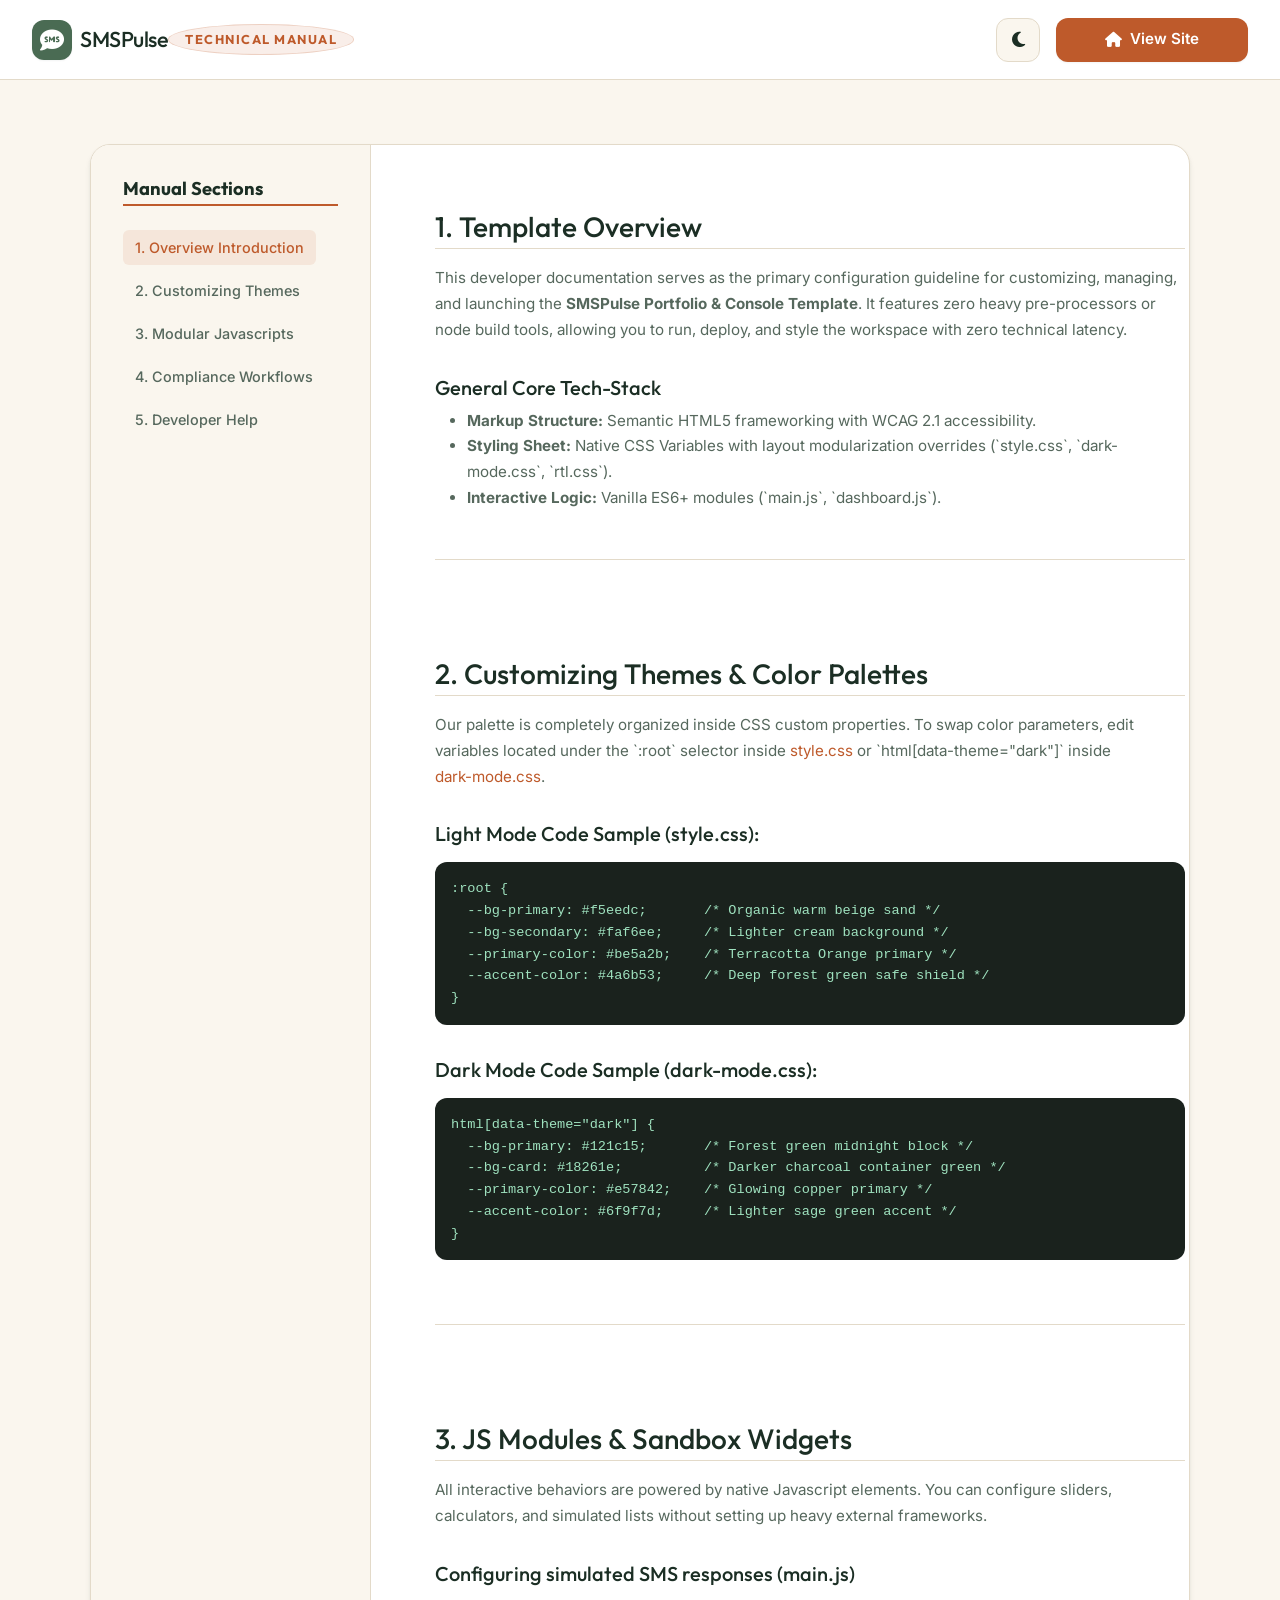
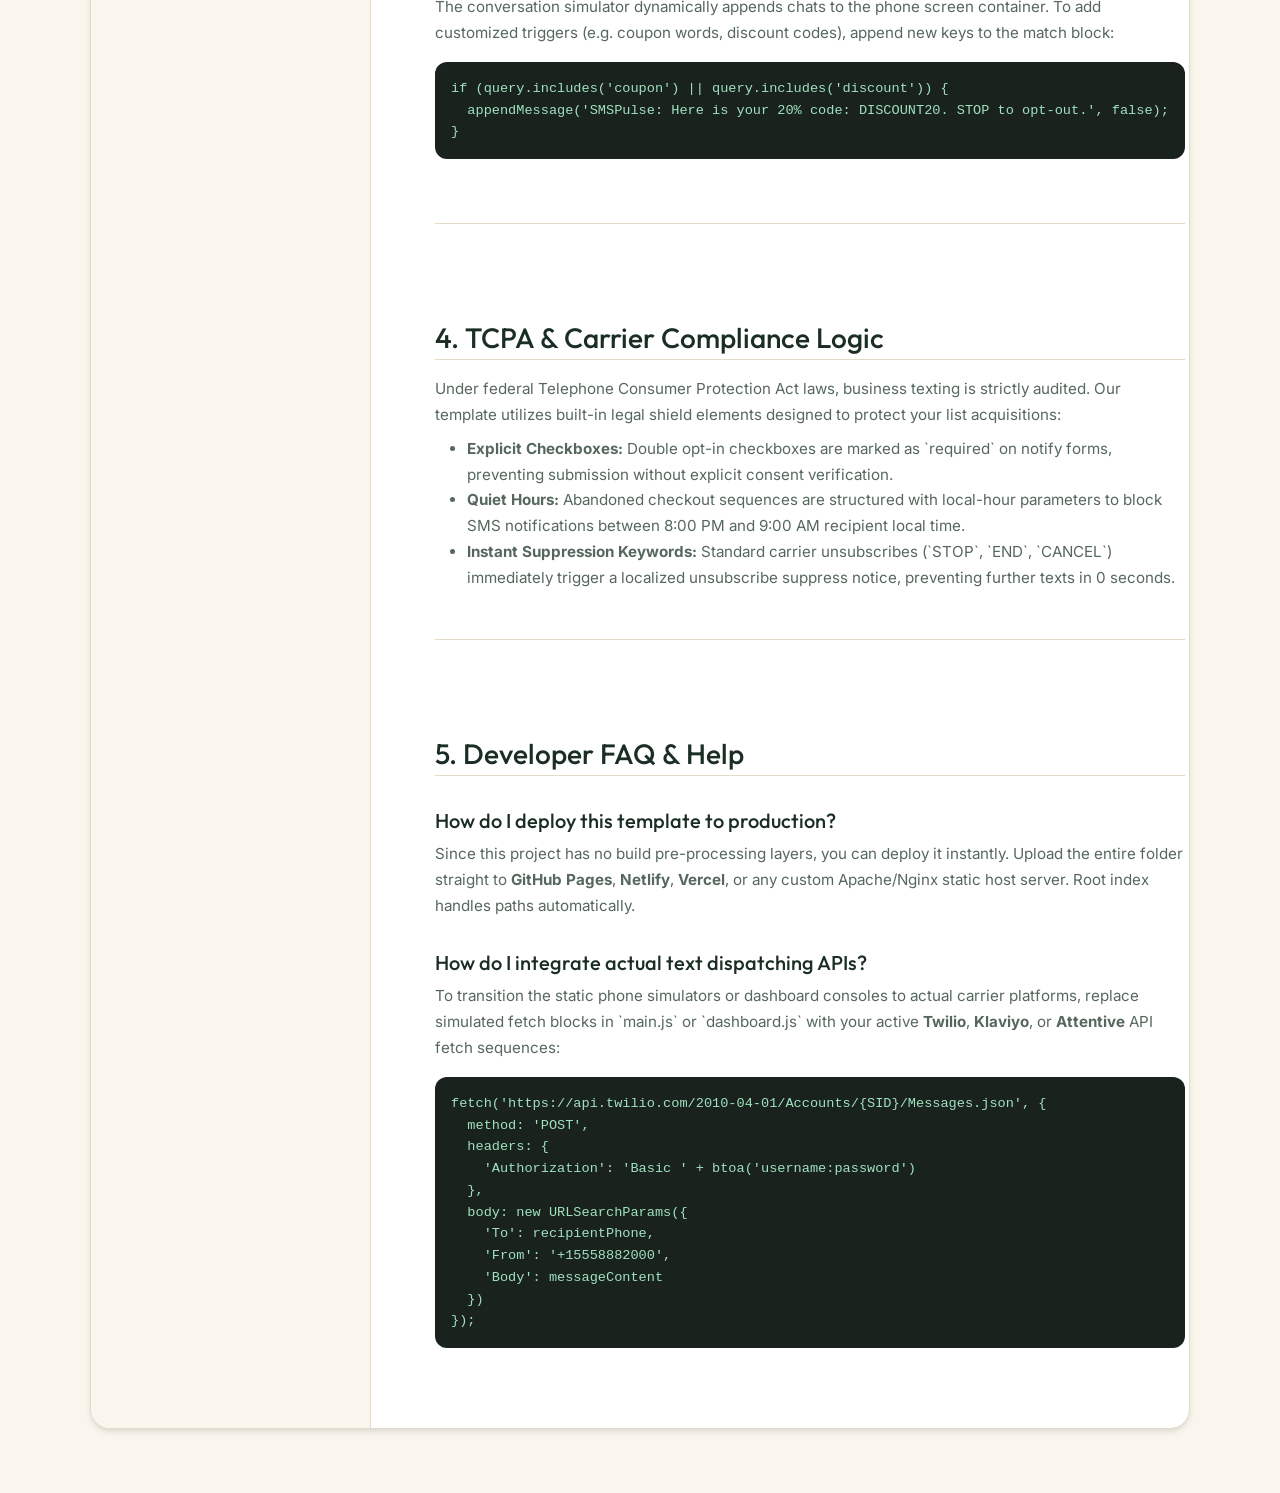
<file: documentation/index.html>
<!DOCTYPE html>
<html lang="en" data-theme="light">
<head>
  <meta charset="UTF-8">
  <meta name="viewport" content="width=device-width, initial-scale=1.0">
  <title>Developer Documentation Manual | SMSPulse Portal Template</title>
  
  <!-- Stylesheets -->
  <link rel="stylesheet" href="../assets/css/style.css">
  <link rel="stylesheet" href="../assets/css/dark-mode.css">
  
  <!-- Font Awesome Icons -->
  <link rel="stylesheet" href="https://cdnjs.cloudflare.com/ajax/libs/font-awesome/6.4.0/css/all.min.css">
  
  <style>
    /* Documentation Page Layout */
    .doc-body {
      background-color: var(--bg-secondary);
      color: var(--text-primary);
    }
    
    .doc-container {
      max-width: 1100px;
      margin: var(--space-3xl) auto;
      background-color: var(--white);
      border-radius: var(--radius-lg);
      border: 1px solid var(--border-color);
      box-shadow: var(--shadow-md);
      overflow: hidden;
      display: grid;
      grid-template-columns: 280px 1fr;
    }
    
    @media (max-width: 768px) {
      .doc-container {
        grid-template-columns: 1fr;
        margin: var(--space-md);
      }
    }
    
    .doc-sidebar {
      background-color: var(--bg-secondary);
      border-right: 1px solid var(--border-color);
      padding: var(--space-xl);
      display: flex;
      flex-direction: column;
      gap: var(--space-lg);
    }
    
    .doc-sidebar__title {
      font-size: 1.15rem;
      font-family: var(--font-headers);
      font-weight: 700;
      border-bottom: 2px solid var(--primary-color);
      padding-bottom: var(--space-xs);
    }
    
    .doc-sidebar__menu {
      list-style: none;
      display: flex;
      flex-direction: column;
      gap: var(--space-sm);
    }
    
    .doc-sidebar__link {
      font-size: 0.9rem;
      font-weight: 500;
      color: var(--text-secondary);
      padding: 6px 12px;
      border-radius: var(--radius-sm);
      transition: all var(--transition-fast);
    }
    
    .doc-sidebar__link:hover, .doc-sidebar__link.active {
      color: var(--primary-color);
      background-color: var(--primary-light);
    }
    
    .doc-content {
      padding: var(--space-3xl);
      text-align: left;
    }
    
    @media (max-width: 480px) {
      .doc-content {
        padding: var(--space-xl);
      }
    }
    
    .doc-section {
      margin-bottom: var(--space-4xl);
      border-bottom: 1px solid var(--border-color);
      padding-bottom: var(--space-2xl);
    }
    
    .doc-section:last-child {
      border-bottom: none;
      margin-bottom: 0;
      padding-bottom: 0;
    }
    
    .doc-section h2 {
      font-size: 1.75rem;
      margin-bottom: var(--space-md);
      color: var(--text-primary);
      border-bottom: 1px solid var(--border-color);
      padding-bottom: var(--space-xs);
    }
    
    .doc-section h3 {
      font-size: 1.25rem;
      margin: var(--space-xl) 0 var(--space-sm);
    }
    
    .doc-section p, .doc-section li {
      font-size: 0.95rem;
      color: var(--text-secondary);
      line-height: 1.7;
    }
    
    .doc-section ul {
      padding-left: var(--space-xl);
      margin-top: var(--space-sm);
    }
    
    /* Code block styling */
    pre {
      background-color: #1a221d;
      color: #9fe2bf;
      padding: var(--space-md);
      border-radius: var(--radius-md);
      font-family: monospace;
      font-size: 0.85rem;
      overflow-x: auto;
      margin: var(--space-md) 0;
      direction: ltr;
      text-align: left;
    }
  </style>
  <!-- Favicon -->
  <link rel="icon" type="image/png" href="../assets/img/favicon.png">
</head>
<body class="doc-body">

  <!-- Header Section -->
  <header class="header">
    <div class="header__container">
      <a href="../pages/index.html" class="brand">
        <div class="brand__logo"><i class="fa-solid fa-comment-sms"></i></div>
        <span class="brand__name">SMSPulse</span>
      </a>
      <span class="section__badge">Technical Manual</span>
      
      <div class="header__controls" style="margin-left: auto;">
        <button class="btn-icon theme-toggle-btn"><i class="fa-solid fa-moon"></i></button>
        <a href="../pages/index.html" class="btn btn-login"><i class="fa-solid fa-house"></i> View Site</a>
      </div>
    </div>
  </header>

  <!-- Central Layout -->
  <div class="doc-container">
    
    <!-- Left Sidebar links -->
    <aside class="doc-sidebar">
      <h3 class="doc-sidebar__title">Manual Sections</h3>
      <ul class="doc-sidebar__menu">
        <li><a href="#intro" class="doc-sidebar__link active">1. Overview Introduction</a></li>
        <li><a href="#custom" class="doc-sidebar__link">2. Customizing Themes</a></li>
        <li><a href="#js" class="doc-sidebar__link">3. Modular Javascripts</a></li>
        <li><a href="#compliance" class="doc-sidebar__link">4. Compliance Workflows</a></li>
        <li><a href="#faq" class="doc-sidebar__link">5. Developer Help</a></li>
      </ul>
    </aside>

    <!-- Main Text contents -->
    <main class="doc-content">
      
      <!-- Section 1 -->
      <section class="doc-section" id="intro">
        <h2>1. Template Overview</h2>
        <p>This developer documentation serves as the primary configuration guideline for customizing, managing, and launching the <strong>SMSPulse Portfolio & Console Template</strong>. It features zero heavy pre-processors or node build tools, allowing you to run, deploy, and style the workspace with zero technical latency.</p>
        
        <h3>General Core Tech-Stack</h3>
        <ul>
          <li><strong>Markup Structure:</strong> Semantic HTML5 frameworking with WCAG 2.1 accessibility.</li>
          <li><strong>Styling Sheet:</strong> Native CSS Variables with layout modularization overrides (`style.css`, `dark-mode.css`, `rtl.css`).</li>
          <li><strong>Interactive Logic:</strong> Vanilla ES6+ modules (`main.js`, `dashboard.js`).</li>
        </ul>
      </section>

      <!-- Section 2 -->
      <section class="doc-section" id="custom">
        <h2>2. Customizing Themes & Color Palettes</h2>
        <p>Our palette is completely organized inside CSS custom properties. To swap color parameters, edit variables located under the `:root` selector inside <a href="../assets/css/style.css" style="color:var(--primary-color);">style.css</a> or `html[data-theme="dark"]` inside <a href="../assets/css/dark-mode.css" style="color:var(--primary-color);">dark-mode.css</a>.</p>
        
        <h3>Light Mode Code Sample (style.css):</h3>
        <pre>:root {
  --bg-primary: #f5eedc;       /* Organic warm beige sand */
  --bg-secondary: #faf6ee;     /* Lighter cream background */
  --primary-color: #be5a2b;    /* Terracotta Orange primary */
  --accent-color: #4a6b53;     /* Deep forest green safe shield */
}</pre>

        <h3>Dark Mode Code Sample (dark-mode.css):</h3>
        <pre>html[data-theme="dark"] {
  --bg-primary: #121c15;       /* Forest green midnight block */
  --bg-card: #18261e;          /* Darker charcoal container green */
  --primary-color: #e57842;    /* Glowing copper primary */
  --accent-color: #6f9f7d;     /* Lighter sage green accent */
}</pre>
      </section>

      <!-- Section 3 -->
      <section class="doc-section" id="js">
        <h2>3. JS Modules & Sandbox Widgets</h2>
        <p>All interactive behaviors are powered by native Javascript elements. You can configure sliders, calculators, and simulated lists without setting up heavy external frameworks.</p>
        
        <h3>Configuring simulated SMS responses (main.js)</h3>
        <p>The conversation simulator dynamically appends chats to the phone screen container. To add customized triggers (e.g. coupon words, discount codes), append new keys to the match block:</p>
        <pre>if (query.includes('coupon') || query.includes('discount')) {
  appendMessage('SMSPulse: Here is your 20% code: DISCOUNT20. STOP to opt-out.', false);
}</pre>
      </section>

      <!-- Section 4 -->
      <section class="doc-section" id="compliance">
        <h2>4. TCPA & Carrier Compliance Logic</h2>
        <p>Under federal Telephone Consumer Protection Act laws, business texting is strictly audited. Our template utilizes built-in legal shield elements designed to protect your list acquisitions:</p>
        <ul>
          <li><strong>Explicit Checkboxes:</strong> Double opt-in checkboxes are marked as `required` on notify forms, preventing submission without explicit consent verification.</li>
          <li><strong>Quiet Hours:</strong> Abandoned checkout sequences are structured with local-hour parameters to block SMS notifications between 8:00 PM and 9:00 AM recipient local time.</li>
          <li><strong>Instant Suppression Keywords:</strong> Standard carrier unsubscribes (`STOP`, `END`, `CANCEL`) immediately trigger a localized unsubscribe suppress notice, preventing further texts in 0 seconds.</li>
        </ul>
      </section>

      <!-- Section 5 -->
      <section class="doc-section" id="faq">
        <h2>5. Developer FAQ & Help</h2>
        
        <h3>How do I deploy this template to production?</h3>
        <p>Since this project has no build pre-processing layers, you can deploy it instantly. Upload the entire folder straight to <strong>GitHub Pages</strong>, <strong>Netlify</strong>, <strong>Vercel</strong>, or any custom Apache/Nginx static host server. Root index handles paths automatically.</p>
        
        <h3>How do I integrate actual text dispatching APIs?</h3>
        <p>To transition the static phone simulators or dashboard consoles to actual carrier platforms, replace simulated fetch blocks in `main.js` or `dashboard.js` with your active <strong>Twilio</strong>, <strong>Klaviyo</strong>, or <strong>Attentive</strong> API fetch sequences:</p>
        <pre>fetch('https://api.twilio.com/2010-04-01/Accounts/{SID}/Messages.json', {
  method: 'POST',
  headers: {
    'Authorization': 'Basic ' + btoa('username:password')
  },
  body: new URLSearchParams({
    'To': recipientPhone,
    'From': '+15558882000',
    'Body': messageContent
  })
});</pre>
      </section>

    </main>
  </div>

  <!-- Scripts -->
  <script src="../assets/js/main.js"></script>
  
  <script>
    // Smooth Scrolling Side menu handler
    document.addEventListener('DOMContentLoaded', () => {
      const docLinks = document.querySelectorAll('.doc-sidebar__link');
      docLinks.forEach(link => {
        link.addEventListener('click', () => {
          docLinks.forEach(l => l.classList.remove('active'));
          link.classList.add('active');
        });
      });
    });
  </script>
</body>
</html>
</file>
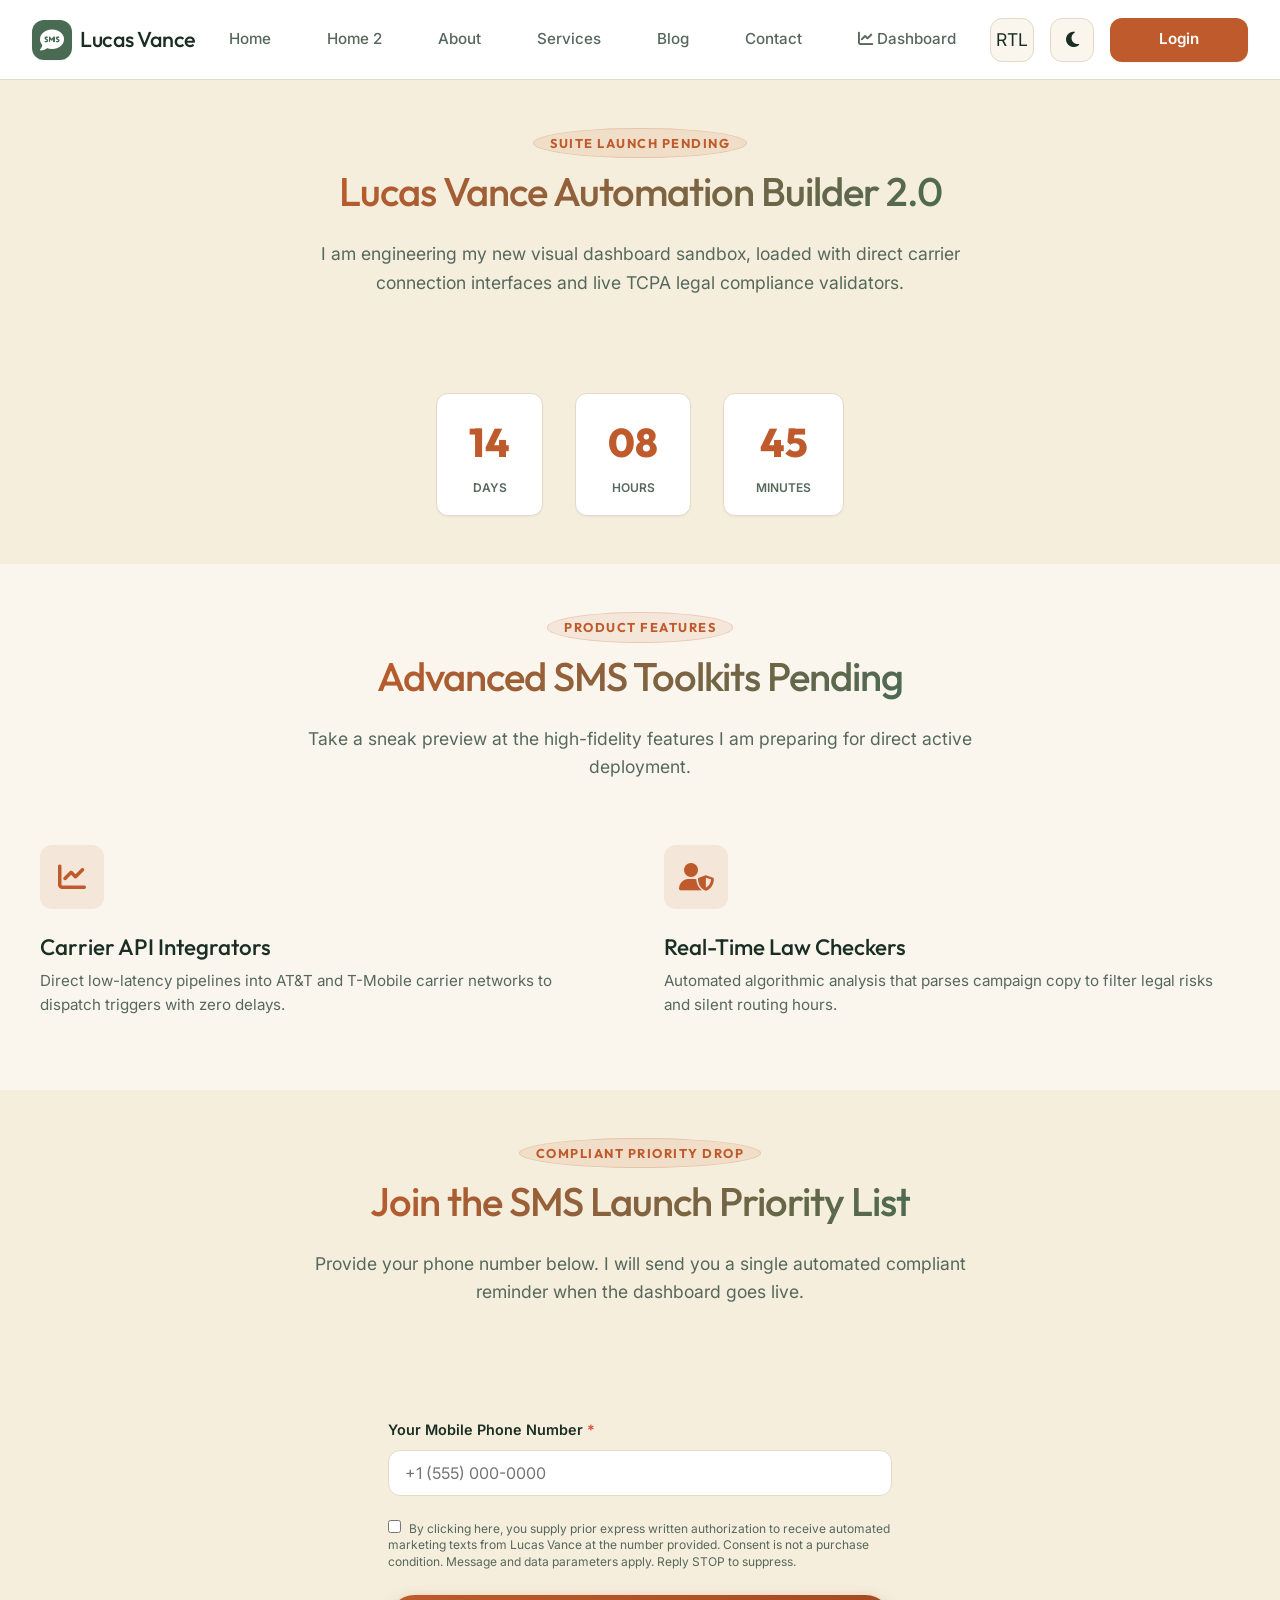
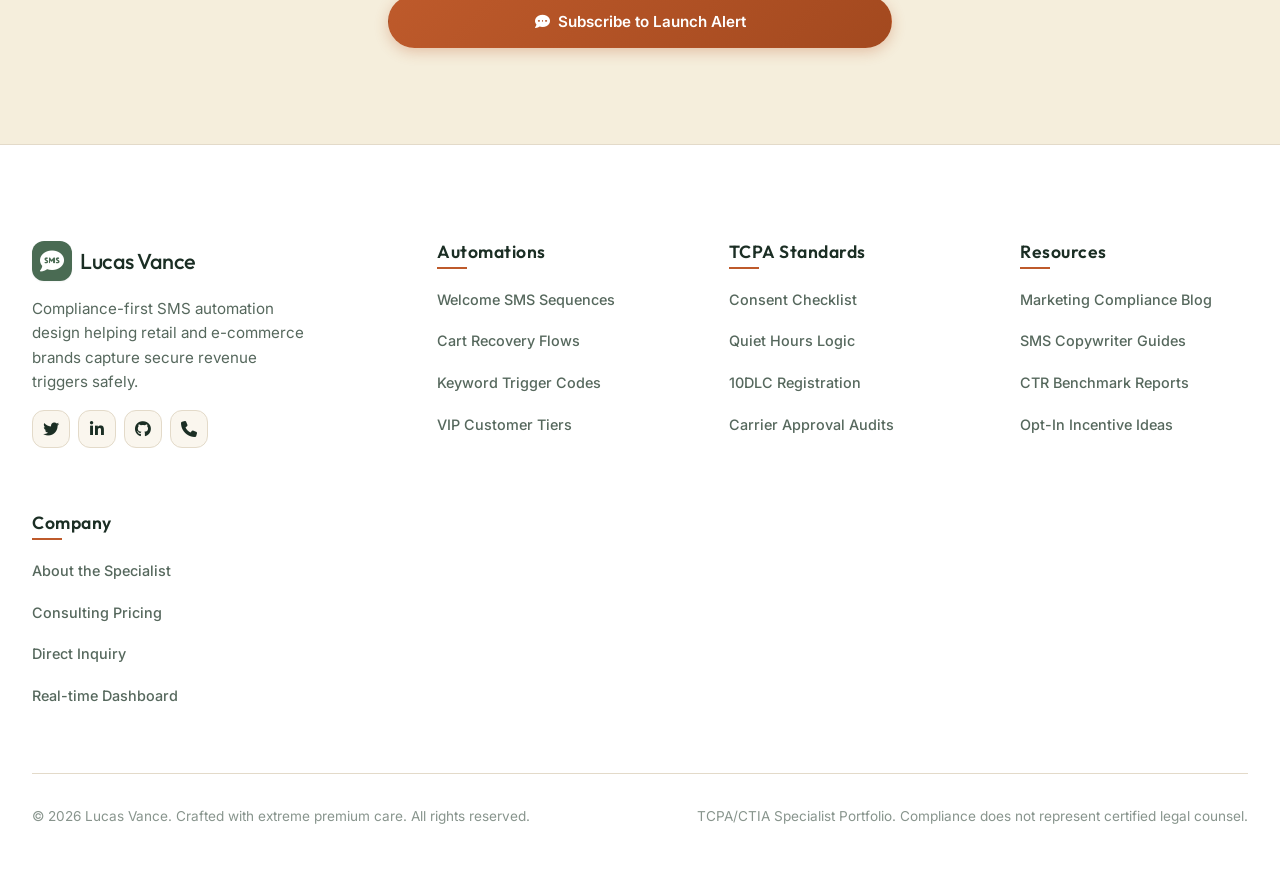
<file: pages/coming-soon.html>
<!DOCTYPE html>
<html lang="en" dir="ltr" data-theme="light">
<head>
  <meta charset="UTF-8">
  <meta name="viewport" content="width=device-width, initial-scale=1.0">
  <title>Lucas Vance | Core Suite Upgrades Coming Soon</title>
  
  <!-- Stylesheets -->
  <link rel="stylesheet" href="../assets/css/style.css">
  <link rel="stylesheet" href="../assets/css/dark-mode.css">
  <link rel="stylesheet" href="../assets/css/rtl.css">
  
  <!-- Font Awesome Icons -->
  <link rel="stylesheet" href="https://cdnjs.cloudflare.com/ajax/libs/font-awesome/6.4.0/css/all.min.css">
  
  <style>
    /* Countdown Metric Layout */
    .countdown-grid {
      display: flex;
      gap: var(--space-xl);
      justify-content: center;
      margin-top: var(--space-xl);
    }
    
    .countdown-box {
      background-color: var(--bg-card);
      border: 1.5px solid var(--border-color);
      border-radius: var(--radius-md);
      padding: var(--space-md) var(--space-xl);
      min-width: 100px;
      text-align: center;
      box-shadow: var(--shadow-sm);
    }
    
    .countdown-num {
      font-size: 2.5rem;
      font-weight: 800;
      color: var(--primary-color);
      font-family: var(--font-headers);
    }
  </style>
  <!-- Favicon -->
  <link rel="icon" type="image/png" href="../assets/img/favicon.png">
</head>
<body>

  <!-- Header Section -->
  <header class="header">
    <div class="header__container">
      <a href="index.html" class="brand">
        <div class="brand__logo"><i class="fa-solid fa-comment-sms"></i></div>
        <span class="brand__name">Lucas Vance</span>
      </a>

      <nav class="nav" id="main-nav">
        <ul class="nav__list">
          <li><a href="index.html" class="nav__link">Home</a></li>
          <li><a href="home2.html" class="nav__link">Home 2</a></li>
          <li><a href="about.html" class="nav__link">About</a></li>
          <li><a href="services.html" class="nav__link">Services</a></li>
          <li><a href="blog.html" class="nav__link">Blog</a></li>
          <li><a href="contact.html" class="nav__link">Contact</a></li>
          <li><a href="dashboard.html" class="nav__link nav__dashboard-link"><i class="fa-solid fa-chart-line"></i> Dashboard</a></li>
        </ul>
        
        <div class="nav__mobile-controls">
          <button class="btn-icon rtl-toggle-btn">RTL</button>
          <button class="btn-icon theme-toggle-btn"><i class="fa-solid fa-moon"></i></button>
          <a href="login.html" class="btn btn-login">Login</a>
        </div>
      </nav>

      <div class="header__controls">
        <button class="btn-icon rtl-toggle-btn">RTL</button>
        <button class="btn-icon theme-toggle-btn"><i class="fa-solid fa-moon"></i></button>
        <a href="login.html" class="btn btn-login">Login</a>
      </div>

      <button class="hamburger" aria-label="Toggle Mobile Navigation">
        <span></span>
        <span></span>
        <span></span>
      </button>
    </div>
  </header>

  <main>
    <!-- SECTION 1: COUNTDOWN GRAPHIC -->
    <section class="section animate-fade">
      <div class="section__header">
        <span class="section__badge">Suite Launch Pending</span>
        <h1 class="section__title">Lucas Vance Automation Builder 2.0</h1>
        <p class="section__subtitle">I am engineering my new visual dashboard sandbox, loaded with direct carrier connection interfaces and live TCPA legal compliance validators.</p>
      </div>

      <!-- Live countdown counters -->
      <div class="countdown-grid">
        <div class="countdown-box">
          <div class="countdown-num">14</div>
          <span style="font-size:0.75rem; text-transform:uppercase; color:var(--text-secondary); font-weight:600;">Days</span>
        </div>
        <div class="countdown-box">
          <div class="countdown-num">08</div>
          <span style="font-size:0.75rem; text-transform:uppercase; color:var(--text-secondary); font-weight:600;">Hours</span>
        </div>
        <div class="countdown-box">
          <div class="countdown-num">45</div>
          <span style="font-size:0.75rem; text-transform:uppercase; color:var(--text-secondary); font-weight:600;">Minutes</span>
        </div>
      </div>
    </section>

    <!-- SECTION 2: LAUNCH PREVIEW DECK -->
    <section class="section section--secondary">
      <div class="section__header">
        <span class="section__badge">Product Features</span>
        <h2 class="section__title">Advanced SMS Toolkits Pending</h2>
        <p class="section__subtitle">Take a sneak preview at the high-fidelity features I am preparing for direct active deployment.</p>
      </div>

      <div class="grid-container">
        <!-- Feature 1 -->
        <div class="card">
          <div class="card__icon"><i class="fa-solid fa-chart-line"></i></div>
          <h3 class="card__title">Carrier API Integrators</h3>
          <p class="card__text">Direct low-latency pipelines into AT&T and T-Mobile carrier networks to dispatch triggers with zero delays.</p>
        </div>

        <!-- Feature 2 -->
        <div class="card">
          <div class="card__icon"><i class="fa-solid fa-user-shield"></i></div>
          <h3 class="card__title">Real-Time Law Checkers</h3>
          <p class="card__text">Automated algorithmic analysis that parses campaign copy to filter legal risks and silent routing hours.</p>
        </div>
      </div>
    </section>

    <!-- SECTION 3: SIGN UP NOTIFY CONSENT -->
    <section class="section">
      <div class="section__header">
        <span class="section__badge">Compliant Priority Drop</span>
        <h2 class="section__title">Join the SMS Launch Priority List</h2>
        <p class="section__subtitle">Provide your phone number below. I will send you a single automated compliant reminder when the dashboard goes live.</p>
      </div>

      <div class="card" style="max-width: 600px; width: 100%; text-align: left; padding: var(--space-2xl);">
        <form class="needs-validation" novalidate style="width: 100%;">
          <div class="form-group">
            <label class="form-label" for="notify-phone">Your Mobile Phone Number <span>*</span></label>
            <input type="tel" class="form-input" id="notify-phone" placeholder="+1 (555) 000-0000" required>
            <span class="form-error-msg">Please provide a valid textable telephone number.</span>
          </div>

          <div style="font-size: 0.75rem; color: var(--text-secondary); margin-bottom: var(--space-lg); line-height: 1.4;">
            <input type="checkbox" required style="margin-right: 5px; accent-color: var(--primary-color);"> By clicking here, you supply prior express written authorization to receive automated marketing texts from Lucas Vance at the number provided. Consent is not a purchase condition. Message and data parameters apply. Reply STOP to suppress.
          </div>

          <button type="submit" class="btn btn--primary" style="width: 100%;"><i class="fa-solid fa-comment-dots"></i> Subscribe to Launch Alert</button>
        </form>
      </div>
    </section>
  </main>

  <!-- Footer Section -->
  <footer class="footer">
    <div class="footer__container">
      <div class="footer__brand">
        <a href="index.html" class="brand">
          <div class="brand__logo"><i class="fa-solid fa-comment-sms"></i></div>
          <span class="brand__name">Lucas Vance</span>
        </a>
        <p class="footer__text">Compliance-first SMS automation design helping retail and e-commerce brands capture secure revenue triggers safely.</p>
        <div class="footer__socials">
          <a href="#" class="social-link" aria-label="Twitter"><i class="fa-brands fa-twitter"></i></a>
          <a href="#" class="social-link" aria-label="LinkedIn"><i class="fa-brands fa-linkedin-in"></i></a>
          <a href="#" class="social-link" aria-label="Github"><i class="fa-brands fa-github"></i></a>
          <a href="#" class="social-link" aria-label="Call"><i class="fa-solid fa-phone"></i></a>
        </div>
      </div>

      <div class="footer__column">
        <h4 class="footer__title">Automations</h4>
        <ul class="footer__links">
          <li><a href="services.html" class="footer__link">Welcome SMS Sequences</a></li>
          <li><a href="services.html" class="footer__link">Cart Recovery Flows</a></li>
          <li><a href="services.html" class="footer__link">Keyword Trigger Codes</a></li>
          <li><a href="services.html" class="footer__link">VIP Customer Tiers</a></li>
        </ul>
      </div>

      <div class="footer__column">
        <h4 class="footer__title">TCPA Standards</h4>
        <ul class="footer__links">
          <li><a href="about.html" class="footer__link">Consent Checklist</a></li>
          <li><a href="about.html" class="footer__link">Quiet Hours Logic</a></li>
          <li><a href="about.html" class="footer__link">10DLC Registration</a></li>
          <li><a href="about.html" class="footer__link">Carrier Approval Audits</a></li>
        </ul>
      </div>

      <div class="footer__column">
        <h4 class="footer__title">Resources</h4>
        <ul class="footer__links">
          <li><a href="blog.html" class="footer__link">Marketing Compliance Blog</a></li>
          <li><a href="blog.html" class="footer__link">SMS Copywriter Guides</a></li>
          <li><a href="blog.html" class="footer__link">CTR Benchmark Reports</a></li>
          <li><a href="blog.html" class="footer__link">Opt-In Incentive Ideas</a></li>
        </ul>
      </div>

      <div class="footer__column">
        <h4 class="footer__title">Company</h4>
        <ul class="footer__links">
          <li><a href="about.html" class="footer__link">About the Specialist</a></li>
          <li><a href="services.html" class="footer__link">Consulting Pricing</a></li>
          <li><a href="contact.html" class="footer__link">Direct Inquiry</a></li>
          <li><a href="dashboard.html" class="footer__link">Real-time Dashboard</a></li>
        </ul>
      </div>
    </div>

    <div class="footer__bottom">
      <p>&copy; 2026 Lucas Vance. Crafted with extreme premium care. All rights reserved.</p>
      <p>TCPA/CTIA Specialist Portfolio. Compliance does not represent certified legal counsel.</p>
    </div>
  </footer>

  <!-- Scripts -->
  <script src="../assets/js/main.js"></script>
</body>
</html>
</file>
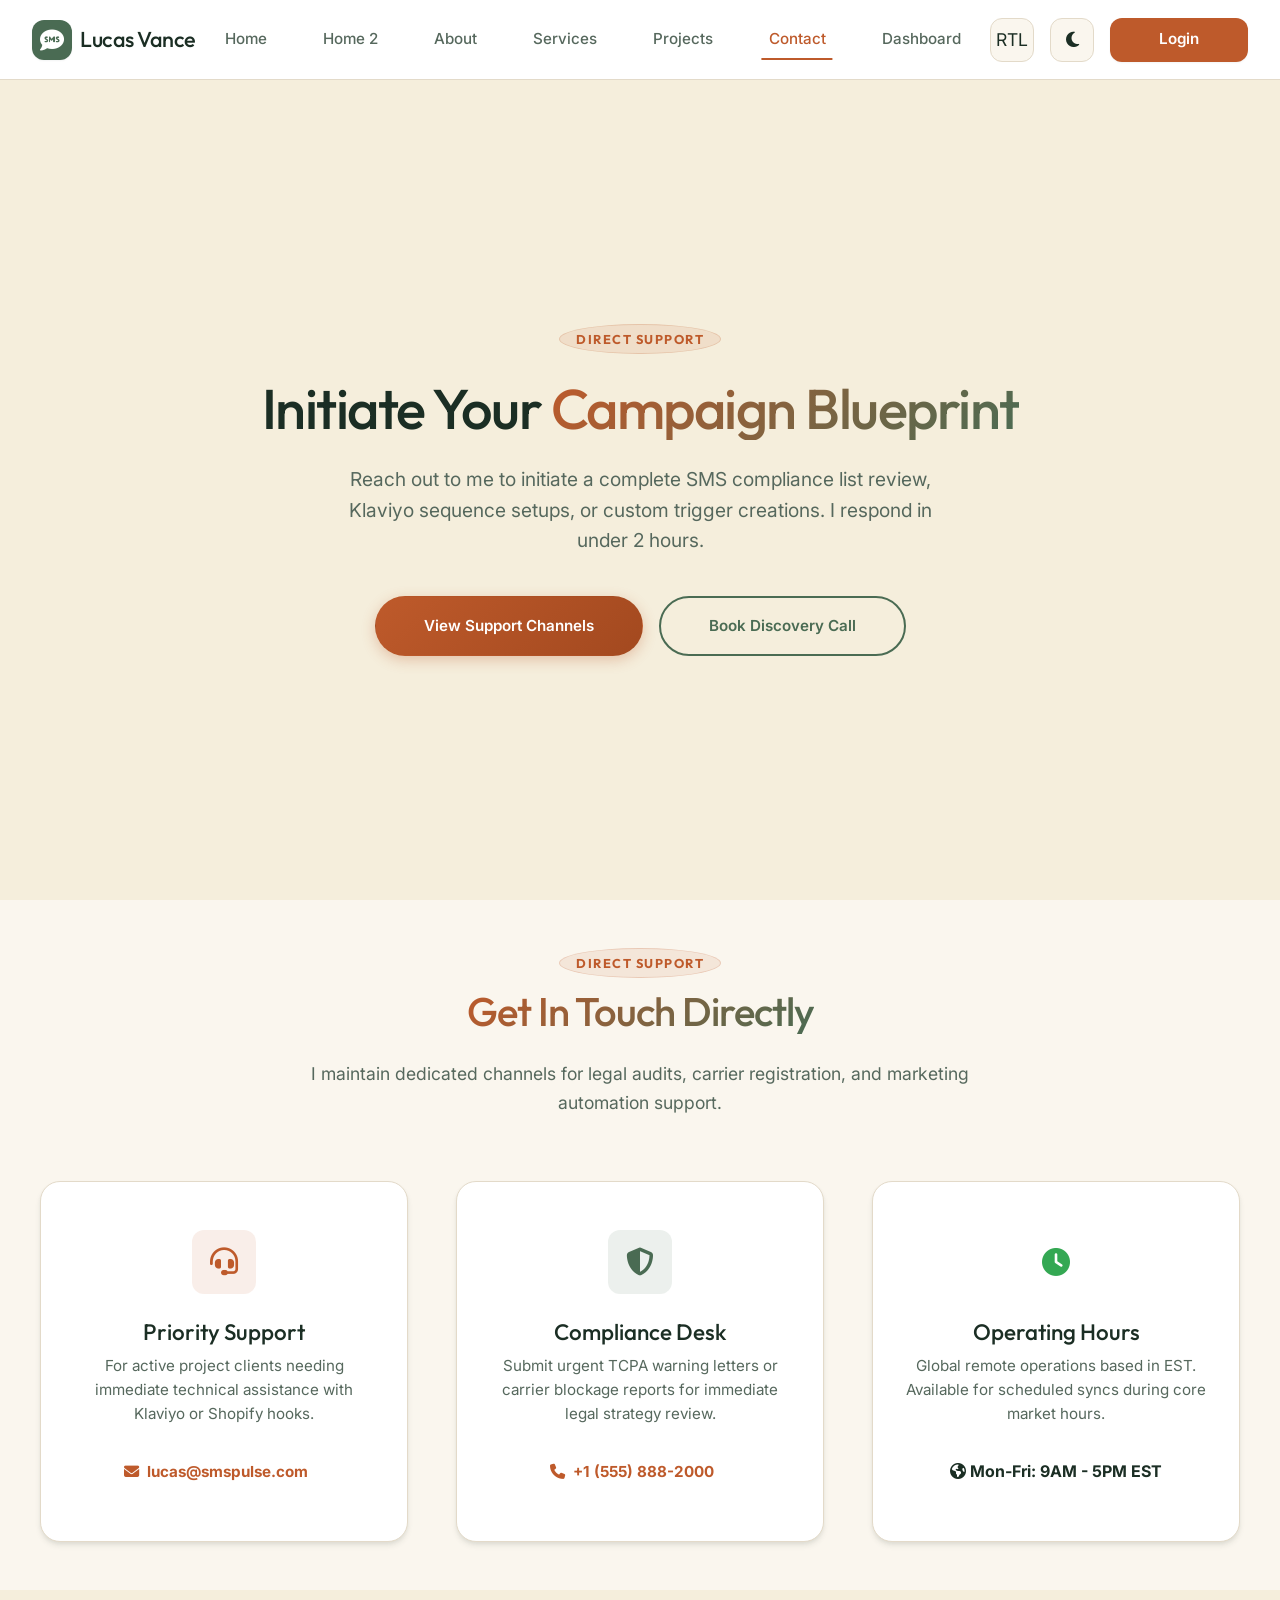
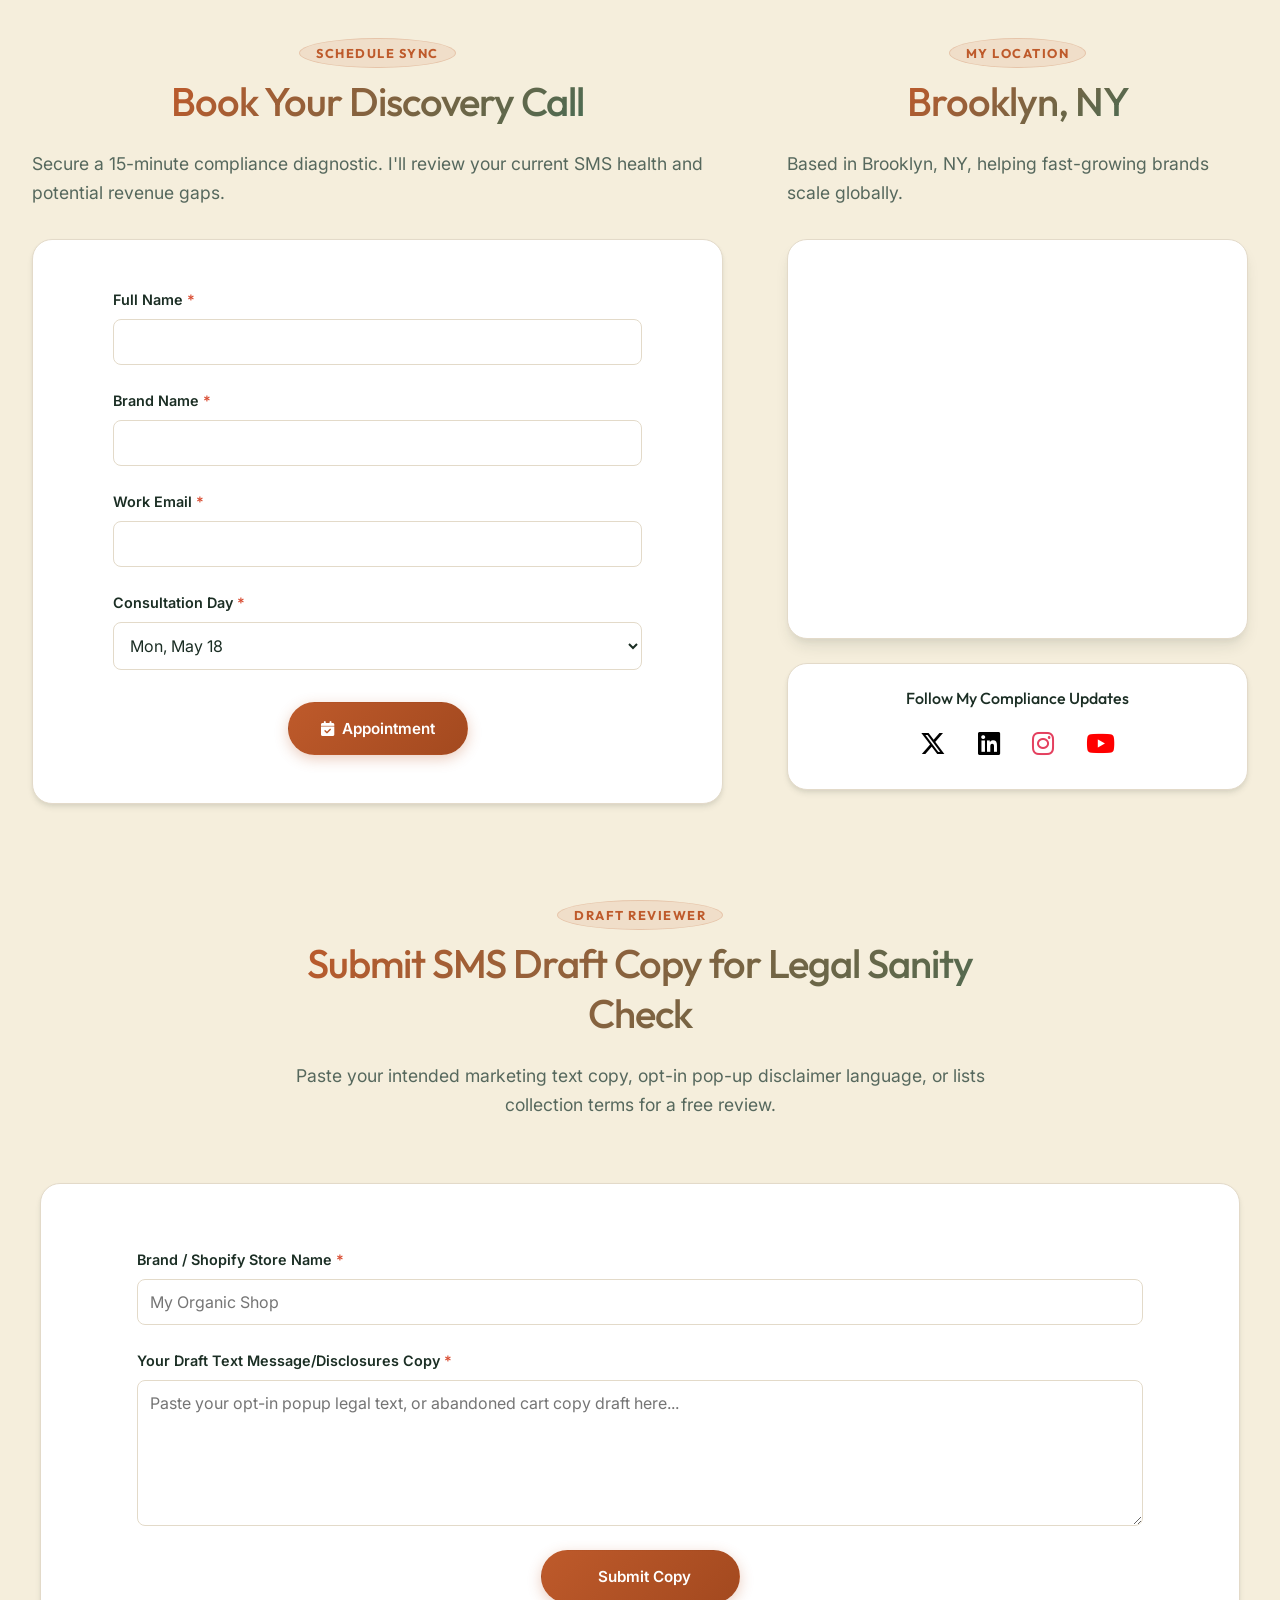
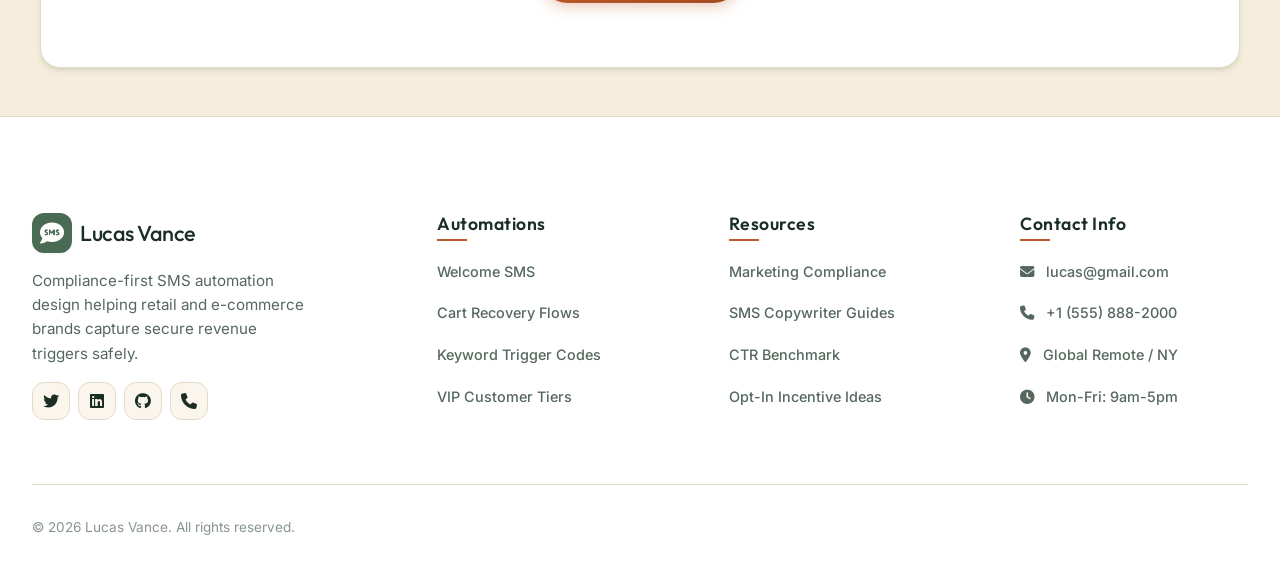
<file: pages/contact.html>
<!DOCTYPE html>
<html lang="en" dir="ltr" data-theme="light">
<head>
  <meta charset="UTF-8">
  <meta name="viewport" content="width=device-width, initial-scale=1.0">
  <title>Lucas Vance | Book an SMS Compliance Consultation</title>
  
  <!-- SEO Meta Tags -->
  <meta name="description" content="Reach out to me to initiate a complete SMS compliance list review, Klaviyo sequence setups, or custom trigger creations. Clear responses in <2 hours.">
  <meta name="keywords" content="Book SMS Consultation, TCPA Audit, Klaviyo Setup Freelance">
  
  <!-- Stylesheets -->
  <link rel="stylesheet" href="../assets/css/style.css">
  <link rel="stylesheet" href="../assets/css/dark-mode.css">
  <link rel="stylesheet" href="../assets/css/rtl.css">
  
  <!-- Font Awesome Icons -->
  <link rel="stylesheet" href="https://cdnjs.cloudflare.com/ajax/libs/font-awesome/6.4.0/css/all.min.css">
  
  <style>
    /* Contact Specific Calendar Select Layout */
    .calendar-slots-grid {
      display: grid;
      grid-template-columns: repeat(4, 1fr);
      gap: var(--space-sm);
      margin-top: var(--space-md);
    }
    
    @media (max-width: 480px) {
      .calendar-slots-grid {
        grid-template-columns: repeat(2, 1fr);
      }
    }
    
    .slot-item {
      border: 1px solid var(--border-color);
      padding: 10px;
      text-align: center;
      border-radius: var(--radius-sm);
      cursor: pointer;
      font-size: 0.85rem;
      font-weight: 600;
      transition: all var(--transition-fast);
      background-color: var(--bg-secondary);
    }
    
    .slot-item:hover, .slot-item.active {
      border-color: var(--primary-color);
      color: var(--white);
      background-color: var(--primary-color);
    }

    /* Contact Responsive Grid Fixes */
    .contact-main-grid {
      display: grid;
      grid-template-columns: 1.2fr 0.8fr;
      gap: var(--space-3xl);
      max-width: 1440px;
      margin: 0 auto;
      align-items: start;
    }
    
    .contact-booking-form {
      display: grid;
      grid-template-columns: 1fr 1fr;
      gap: var(--space-md);
    }

    @media (max-width: 1023px) {
      .contact-main-grid {
        grid-template-columns: 1fr;
        gap: var(--space-2xl);
      }
    }
    
    @media (max-width: 480px) {
      .contact-booking-form {
        grid-template-columns: 1fr;
      }
    }


  </style>
  <!-- Favicon -->
  <link rel="icon" type="image/png" href="../assets/img/favicon.png">
</head>
<body>

  <!-- Header Section -->
  <header class="header">
    <div class="header__container">
      <a href="index.html" class="brand">
        <div class="brand__logo"><i class="fa-solid fa-comment-sms"></i></div>
        <span class="brand__name">Lucas Vance</span>
      </a>

      <nav class="nav" id="main-nav">
        <ul class="nav__list">
          <li><a href="index.html" class="nav__link">Home</a></li>
          <li><a href="home2.html" class="nav__link">Home 2</a></li>
          <li><a href="about.html" class="nav__link">About</a></li>
          <li><a href="services.html" class="nav__link">Services</a></li>
          <li><a href="blog.html" class="nav__link">Projects</a></li>
          <li><a href="contact.html" class="nav__link active">Contact</a></li>
          <li><a href="dashboard.html" class="nav__link nav__dashboard-link">Dashboard</a></li>
        </ul>
        
        <div class="nav__mobile-controls">
          <button class="btn-icon rtl-toggle-btn">RTL</button>
          <button class="btn-icon theme-toggle-btn"><i class="fa-solid fa-moon"></i></button>
          <a href="login.html" class="btn btn-login">Login</a>
        </div>
      </nav>

      <div class="header__controls">
        <button class="btn-icon rtl-toggle-btn">RTL</button>
        <button class="btn-icon theme-toggle-btn"><i class="fa-solid fa-moon"></i></button>
        <a href="login.html" class="btn btn-login">Login</a>
      </div>

      <button class="hamburger" aria-label="Toggle Mobile Navigation">
        <span></span>
        <span></span>
        <span></span>
      </button>
    </div>
  </header>

  <main>
    <!-- HERO SECTION -->
    <section class="hero animate-fade">
      <div class="hero__container" style="display: flex; flex-direction: column; align-items: center; text-align: center;">
        <div class="hero__content" style="text-align: center; align-items: center; max-width: 800px; margin: 0 auto;">
          <span class="section__badge hero__badge">Direct Support</span>
          <h1 class="hero__title">Initiate Your <span>Campaign Blueprint</span></h1>
          <p class="hero__text">Reach out to me to initiate a complete SMS compliance list review, Klaviyo sequence setups, or custom trigger creations. I respond in under 2 hours.</p>
          <div class="hero__actions">
            <a href="#channels" class="btn btn--primary">View Support Channels</a>
            <a href="#booking-form" class="btn btn--secondary">Book Discovery Call</a>
          </div>
        </div>
      </div>
    </section>

    <!-- SECTION 1: COMMUNICATION CHANNELS -->
    <section class="section section--secondary" id="channels">
      <div class="section__header">
        <span class="section__badge">Direct Support</span>
        <h2 class="section__title">Get In Touch Directly</h2>
        <p class="section__subtitle">I maintain dedicated channels for legal audits, carrier registration, and marketing automation support.</p>
      </div>

      <div class="grid-container center-last-card">
        <!-- Card 1 -->
        <article class="card-glass">
          <div class="card__content">
            <div class="card__icon" style="background: var(--primary-light); color: var(--primary-color);"><i class="fa-solid fa-headset"></i></div>
            <h3 class="card__title">Priority Support</h3>
            <p class="card__text">For active project clients needing immediate technical assistance with Klaviyo or Shopify hooks.</p>
            <a href="mailto:lucas@smspulse.com" class="btn btn--tertiary" style="padding-left: 0;"><i class="fa-solid fa-envelope"></i> lucas@smspulse.com</a>
          </div>
        </article>

        <!-- Card 2 -->
        <article class="card-glass">
          <div class="card__content">
            <div class="card__icon" style="background: var(--accent-light); color: var(--accent-color);"><i class="fa-solid fa-shield-halved"></i></div>
            <h3 class="card__title">Compliance Desk</h3>
            <p class="card__text">Submit urgent TCPA warning letters or carrier blockage reports for immediate legal strategy review.</p>
            <a href="tel:+15558882000" class="btn btn--tertiary" style="padding-left: 0;"><i class="fa-solid fa-phone"></i> +1 (555) 888-2000</a>
          </div>
        </article>

        <!-- Card 3 -->
        <article class="card-glass">
          <div class="card__content">
            <div class="card__icon" style="background: var(--success-light); color: var(--success);"><i class="fa-solid fa-clock"></i></div>
            <h3 class="card__title">Operating Hours</h3>
            <p class="card__text">Global remote operations based in EST. Available for scheduled syncs during core market hours.</p>
            <p style="font-weight: 700; color: var(--text-primary); margin-top: var(--space-sm);"><i class="fa-solid fa-earth-americas"></i> Mon-Fri: 9AM - 5PM EST</p>
          </div>
        </article>
      </div>
    </section>

    <!-- SECTION 2: CONSOLIDATED CONTACT CENTER -->
    <section class="section" id="booking-form">
      <div class="contact-main-grid">
        <!-- Column 1: Booking Form -->
        <div>
          <div class="section__header" style="text-align: left; margin-bottom: var(--space-xl);">
            <span class="section__badge" style="margin-left: 0;">Schedule sync</span>
            <h2 class="section__title" style="text-align: left; margin-left: 0;">Book Your Discovery Call</h2>
            <p class="section__subtitle" style="text-align: left; margin-left: 0; max-width: 100%;">Secure a 15-minute compliance diagnostic. I'll review your current SMS health and potential revenue gaps.</p>
          </div>

          <div class="card-glass" style="padding: var(--space-2xl); text-align: left;">
              <div class="form-group">
                <label class="form-label" for="booking-name">Full Name <span>*</span></label>
                <input type="text" class="form-input" id="booking-name" placeholder="" required style="width:100%; padding: 12px; border: 1px solid var(--border-color); border-radius: 8px;">
              </div>
              <div class="form-group">
                <label class="form-label" for="booking-company">Brand Name <span>*</span></label>
                <input type="text" class="form-input" id="booking-company" placeholder="" required style="width:100%; padding: 12px; border: 1px solid var(--border-color); border-radius: 8px;">
              </div>
              <div class="form-group" style="grid-column: span 2;">
                <label class="form-label" for="booking-email">Work Email <span>*</span></label>
                <input type="email" class="form-input" id="booking-email" placeholder="" required style="width:100%; padding: 12px; border: 1px solid var(--border-color); border-radius: 8px;">
              </div>
              <div class="form-group">
                <label class="form-label">Consultation Day <span>*</span></label>
                <select class="form-input" required style="width:100%; padding: 12px; border: 1px solid var(--border-color); border-radius: 8px;">
                  <option value="monday">Mon, May 18</option>
                  <option value="tuesday">Tue, May 19</option>
                  <option value="wednesday">Wed, May 20</option>
                </select>
              </div>
             
              <button type="submit" class="btn btn--primary" style="grid-column: span 2; margin-top: var(--space-sm);"><i class="fa-solid fa-calendar-check"></i> Appointment</button>
            </form>
          </div>
        </div>

        <!-- Column 2: Map & Location -->
        <div style="position: sticky; top: var(--header-height);">
          <div class="section__header" style="text-align: left; margin-bottom: var(--space-xl);">
            <span class="section__badge" style="margin-left: 0;">My Location</span>
            <h2 class="section__title" style="text-align: left; margin-left: 0;">Brooklyn, NY</h2>
            <p class="section__subtitle" style="text-align: left; margin-left: 0; max-width: 100%;">Based in Brooklyn, NY, helping fast-growing brands scale globally.</p>
          </div>

          <div class="card-glass" style="padding: 0; overflow: hidden; border-radius: var(--radius-lg); height: 400px; box-shadow: var(--shadow-lg);">
            <!-- Interactive Map Iframe -->
            <iframe 
              src="https://www.google.com/maps/embed?pb=!1m18!1m12!1m3!1d193595.15830869428!2d-74.119763973046!3d40.69766374874431!2m3!1f0!2f0!3f0!3m2!1i1024!2i768!4f13.1!3m3!1m2!1s0x89c24fa5d33f083b%3A0xc80b8f06e177fe62!2sNew%20York%2C%20NY!5e0!3m2!1sen!2sus!4v1684000000000!5m2!1sen!2sus" 
              width="100%" 
              height="100%" 
              style="border:0; padding:0 !important; margin:0 !important; display:block;" 
              allowfullscreen="" 
              loading="lazy" 
              referrerpolicy="no-referrer-when-downgrade">
            </iframe>
          </div>

          <!-- Social Links Below Map -->
          <div class="card-glass" style="margin-top: var(--space-lg); padding: var(--space-lg); display: flex; flex-direction: column; align-items: center; gap: var(--space-md); text-align: center;">
            <h4 style="margin: 0; font-family: var(--font-headers); font-size: 1rem; color: var(--text-primary);">Follow My Compliance Updates</h4>
            <div style="display: flex; gap: var(--space-xl); align-items: center;">
              <a href="#" style="color: #000000; font-size: 1.6rem; transition: transform 0.3s;" onmouseover="this.style.transform='scale(1.2)'" onmouseout="this.style.transform='scale(1)'" aria-label="Follow us on X"><i class="fa-brands fa-x-twitter"></i></a>
              <a href="#" style="color: #000000; font-size: 1.6rem; transition: transform 0.3s;" onmouseover="this.style.transform='scale(1.2)'" onmouseout="this.style.transform='scale(1)'" aria-label="Follow us on LinkedIn"><i class="fa-brands fa-linkedin"></i></a>
              <a href="#" style="color: #E4405F; font-size: 1.6rem; transition: transform 0.3s;" onmouseover="this.style.transform='scale(1.2)'" onmouseout="this.style.transform='scale(1)'" aria-label="Follow us on Instagram"><i class="fa-brands fa-instagram"></i></a>
              <a href="#" style="color: #FF0000; font-size: 1.6rem; transition: transform 0.3s;" onmouseover="this.style.transform='scale(1.2)'" onmouseout="this.style.transform='scale(1)'" aria-label="Follow us on YouTube"><i class="fa-brands fa-youtube"></i></a>
            </div>
          </div>
        </div>
      </div>
    </section>

    <!-- SECTION 3: FREE COMPLIANCE REVIEW FORM -->
    <section class="section">
      <div class="section__header">
        <span class="section__badge">Draft Reviewer</span>
        <h2 class="section__title">Submit SMS Draft Copy for Legal Sanity Check</h2>
        <p class="section__subtitle">Paste your intended marketing text copy, opt-in pop-up disclaimer language, or lists collection terms for a free review.</p>
      </div>

      <div class="card-glass contact-form-card">
        <form class="needs-validation" novalidate style="width: 100%;">
          <div class="form-group">
            <label class="form-label" for="review-brand">Brand / Shopify Store Name <span>*</span></label>
            <input type="text" class="form-input" id="review-brand" placeholder="My Organic Shop" required style="width:100%; padding: 12px; border: 1px solid var(--border-color); border-radius: 8px;">
            <span class="form-error-msg">Please provide your brand identifier.</span>
          </div>

          <div class="form-group">
            <label class="form-label" for="review-copy">Your Draft Text Message/Disclosures Copy <span>*</span></label>
            <textarea class="form-input" id="review-copy" rows="6" placeholder="Paste your opt-in popup legal text, or abandoned cart copy draft here..." required style="width:100%; padding: 12px; border: 1px solid var(--border-color); border-radius: 8px; resize: vertical;"></textarea>
            <span class="form-error-msg">Please paste some draft copy for the compliance check.</span>
          </div>

              <div style="display: flex; justify-content: center; margin-top: var(--space-sm);">
                <button type="submit" class="btn btn--primary"><i class=""></i> Submit Copy</button>
              </div>
        </form>
      </div>
    </section>
  </main>

  <!-- Footer Section -->
  <footer class="footer">
    <div class="footer__container">
      <!-- Footer Brand Info -->
      <div class="footer__brand">
        <a href="index.html" class="brand">
          <div class="brand__logo"><i class="fa-solid fa-comment-sms"></i></div>
          <span class="brand__name">Lucas Vance</span>
        </a>
        <p class="footer__text">Compliance-first SMS automation design helping retail and e-commerce brands capture secure revenue triggers safely.</p>
        <div class="footer__socials">
          <a href="#" class="social-link" aria-label="Twitter"><i class="fa-brands fa-twitter"></i></a>
          <a href="#" class="social-link" aria-label="LinkedIn"><i class="fa-brands fa-linkedin"></i></a>
          <a href="#" class="social-link" aria-label="Github"><i class="fa-brands fa-github"></i></a>
          <a href="#" class="social-link" aria-label="Book a call"><i class="fa-solid fa-phone"></i></a>
        </div>
      </div>

      <!-- Topic Column 1 (SMS Strategy) -->
      <div class="footer__column">
        <h4 class="footer__title">Automations</h4>
        <ul class="footer__links">
          <li><a href="services.html" class="footer__link">Welcome SMS</a></li>
          <li><a href="services.html" class="footer__link">Cart Recovery Flows</a></li>
          <li><a href="services.html" class="footer__link">Keyword Trigger Codes</a></li>
          <li><a href="services.html" class="footer__link">VIP Customer Tiers</a></li>
        </ul>
      </div>

      <!-- Topic Column 2 (Contact Info) -->
      

      <!-- Topic Column 3 (Resource Hub) -->
      <div class="footer__column">
        <h4 class="footer__title">Resources</h4>
        <ul class="footer__links">
          <li><a href="blog.html" class="footer__link">Marketing Compliance</a></li>
          <li><a href="blog.html" class="footer__link">SMS Copywriter Guides</a></li>
          <li><a href="blog.html" class="footer__link">CTR Benchmark</a></li>
          <li><a href="blog.html" class="footer__link">Opt-In Incentive Ideas</a></li>
        </ul>
      </div>

      <div class="footer__column">
        <h4 class="footer__title">Contact Info</h4>
        <ul class="footer__links">
          <li><a href="mailto:support@smspulse.com" class="footer__link"><i class="fa-solid fa-envelope" style="margin-right: 8px;"></i> lucas@gmail.com</a></li>
          <li><a href="tel:+15558882000" class="footer__link"><i class="fa-solid fa-phone" style="margin-right: 8px;"></i> +1 (555) 888-2000</a></li>
          <li><span class="footer__link"><i class="fa-solid fa-map-marker-alt" style="margin-right: 8px;"></i> Global Remote / NY</span></li>
          <li><span class="footer__link"><i class="fa-solid fa-clock" style="margin-right: 8px;"></i> Mon-Fri: 9am-5pm</span></li>
        </ul>
      </div>
    </div>

    <!-- Bottom footer details -->
    <div class="footer__bottom">
      <p>&copy; 2026 Lucas Vance.  All rights reserved.</p>
    </div>
  </footer>

  <!-- Scripts -->
  <script src="../assets/js/main.js"></script>
  
  <script>
    // Contact Specific Calendar Interactive Selection
    document.addEventListener('DOMContentLoaded', () => {
      const slotItems = document.querySelectorAll('.slot-item');
      slotItems.forEach(slot => {
        slot.addEventListener('click', () => {
          slotItems.forEach(s => s.classList.remove('active'));
          slot.classList.add('active');
        });
      });
    });
  </script>
</body>
</html>
</file>
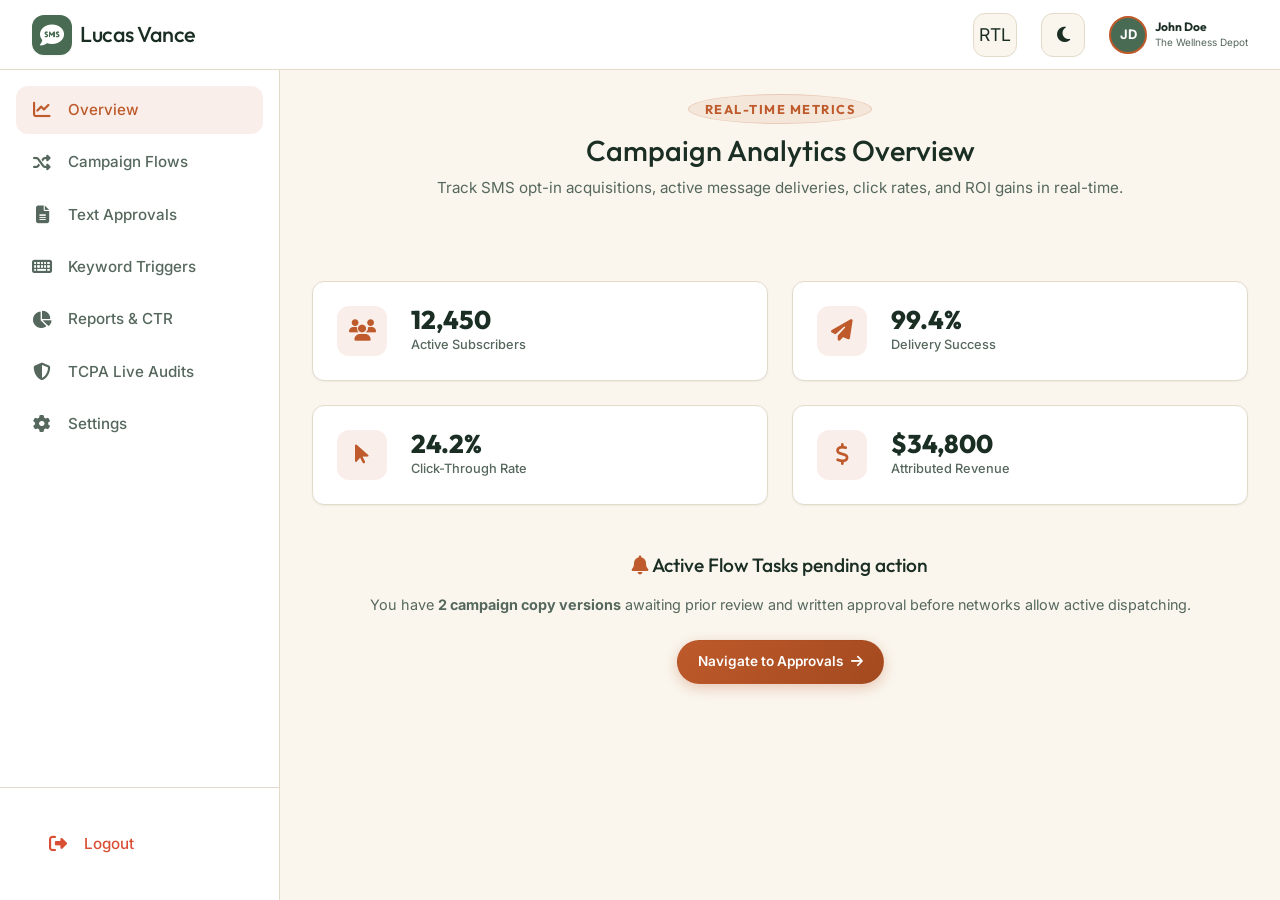
<file: pages/dashboard.html>
<!DOCTYPE html>
<html lang="en" dir="ltr" data-theme="light">

<head>
  <meta charset="UTF-8">
  <meta name="viewport" content="width=device-width, initial-scale=1.0">
  <title>Client Campaign Dashboard | Lucas Vance Specialist Portfolio</title>

  <!-- Stylesheets -->
  <link rel="stylesheet" href="../assets/css/style.css">
  <link rel="stylesheet" href="../assets/css/dark-mode.css">
  <link rel="stylesheet" href="../assets/css/rtl.css">

  <!-- Font Awesome Icons -->
  <link rel="stylesheet" href="https://cdnjs.cloudflare.com/ajax/libs/font-awesome/6.4.0/css/all.min.css">

  <style>
    /* Premium Dashboard Core Styling */
    body.dashboard-body {
      background-color: var(--bg-secondary);
      height: 100vh;
      display: flex;
      flex-direction: column;
      overflow: hidden;
    }

    .dashboard-layout {
      display: flex;
      flex-grow: 1;
      height: calc(100vh - 70px);
      position: relative;
    }

    /* Sticky, Non-Scrolling Header as required */
    .dashboard-header {
      background-color: var(--bg-card);
      border-bottom: 1px solid var(--border-color);
      height: 70px;
      display: flex;
      align-items: center;
      justify-content: space-between;
      padding: 0 var(--space-xl);
      position: sticky;
      top: 0;
      z-index: 1000;
      width: 100%;
      transition: background-color var(--transition-smooth), border-color var(--transition-smooth);
    }

    @media (max-width: 767px) {
      .dashboard-header {
        padding: 0 var(--space-md);
      }
    }

    .dashboard-header__left {
      display: flex;
      align-items: center;
      gap: var(--space-md);
    }

    .dashboard-header__hamburger {
      display: none;
      font-size: 1.35rem;
      cursor: pointer;
      color: var(--text-primary);
    }

    .dashboard-header__right {
      display: flex;
      align-items: center;
      gap: var(--space-lg);
    }

    @media (max-width: 480px) {
      .dashboard-header__right {
        gap: var(--space-xs);
      }

      .dashboard-header__right .btn-icon {
        width: 34px;
        height: 34px;
        font-size: 0.9rem;
      }
    }

    .dashboard-header__profile {
      display: flex;
      align-items: center;
      gap: var(--space-sm);
    }

    .profile-avatar {
      width: 38px;
      height: 38px;
      border-radius: var(--radius-round);
      object-fit: cover;
      border: 2px solid var(--primary-color);
    }

    .profile-info {
      font-size: 0.85rem;
      text-align: left;
    }

    @media (max-width: 480px) {
      .profile-avatar {
        width: 32px;
        height: 32px;
        font-size: 11px !important;
      }
    }

    @media (max-width: 1023px) {
      .profile-info {
        display: none;
        /* Hide text on mobile for clean UI */
      }

      .dashboard-header__hamburger {
        display: block;
      }
    }

    /* Left Sidebar: Fixed Desktop, Hamburger Drawer on Mobile */
    .dashboard-sidebar {
      width: 280px;
      background-color: var(--bg-card);
      border-right: 1px solid var(--border-color);
      display: flex;
      flex-direction: column;
      height: 100%;
      z-index: 999;
      transition: transform var(--transition-smooth), background-color var(--transition-smooth), border-color var(--transition-smooth);
    }

    .sidebar-brand {
      padding: var(--space-xl);
      border-bottom: 1px solid var(--border-color);
      display: flex;
      justify-content: space-between;
      align-items: center;
    }
    
    @media (min-width: 1024px) {
      .sidebar-brand {
        display: none;
      }
    }

    .dashboard-sidebar__close {
      display: none;
      font-size: 1.2rem;
      cursor: pointer;
      color: var(--text-primary);
    }

    .sidebar-nav {
      list-style: none;
      padding: var(--space-md);
      display: flex;
      flex-direction: column;
      gap: var(--space-xs);
      flex-grow: 1;
      overflow-y: auto;
    }

    .sidebar-nav__link {
      display: flex;
      align-items: center;
      gap: var(--space-md);
      padding: 12px 16px;
      color: var(--text-secondary);
      font-weight: 500;
      font-size: 0.95rem;
      border-radius: var(--radius-md);
      transition: all var(--transition-fast);
      width: 100%;
      text-align: left;
      white-space: nowrap;
    }

    .sidebar-nav__link i {
      font-size: 1.1rem;
      width: 20px;
      text-align: center;
    }

    .sidebar-nav__link:hover,
    .sidebar-nav__link.active {
      color: var(--primary-color);
      background-color: var(--primary-light);
    }

    /* Sidebar Mobile Drawer rules */
    @media (max-width: 1023px) {
      .dashboard-sidebar {
        position: fixed;
        top: 0;
        left: 0;
        transform: translateX(-100%);
        box-shadow: var(--shadow-lg);
      }

      .dashboard-sidebar.open {
        transform: translateX(0);
      }

      .dashboard-sidebar__close {
        display: block;
      }
    }

    /* Main Panel Content */
    .dashboard-main {
      flex-grow: 1;
      padding: var(--space-lg) var(--space-xl);
      overflow-y: auto;
      height: 100%;
      position: relative;
    }

    @media (max-width: 767px) {
      .dashboard-main {
        padding: var(--space-lg) var(--space-md);
      }
    }

    .dashboard-panel {
      display: none;
      flex-direction: column;
      gap: var(--space-2xl);
      animation: fadeIn 0.4s ease forwards;
    }

    .dashboard-panel.active {
      display: flex;
    }

    /* Stats Layout */
    .stats-row {
      display: grid;
      grid-template-columns: repeat(4, 1fr);
      gap: var(--space-lg);
    }

    @media (max-width: 1280px) {
      .stats-row {
        grid-template-columns: repeat(2, 1fr);
      }
    }

    @media (max-width: 480px) {
      .stats-row {
        grid-template-columns: 1fr;
      }
    }

    .stat-card {
      background-color: var(--bg-card);
      border: 1px solid var(--border-color);
      border-radius: var(--radius-md);
      padding: var(--space-lg);
      box-shadow: var(--shadow-sm);
      display: flex;
      align-items: center;
      gap: var(--space-lg);
      transition: background-color var(--transition-smooth), border-color var(--transition-smooth);
    }

    .stat-card__icon {
      width: 50px;
      height: 50px;
      background-color: var(--primary-light);
      color: var(--primary-color);
      border-radius: var(--radius-md);
      display: flex;
      align-items: center;
      justify-content: center;
      font-size: 1.35rem;
    }

    .stat-card__info {
      text-align: left;
    }

    .stat-card__num {
      font-size: 1.6rem;
      font-weight: 800;
      color: var(--text-primary);
      font-family: var(--font-headers);
      line-height: 1.1;
    }

    .stat-card__label {
      font-size: 0.8rem;
      color: var(--text-secondary);
      font-weight: 500;
    }

    @media (max-width: 380px) {
      .stat-card {
        padding: var(--space-md);
        gap: var(--space-md);
      }

      .stat-card__num {
        font-size: 1.3rem;
      }
    }

    /* Text Approval Card Deck */
    .approvals-deck {
      display: grid;
      grid-template-columns: repeat(2, 1fr);
      gap: var(--space-lg);
    }

    @media (max-width: 1023px) {
      .approvals-deck {
        grid-template-columns: 1fr;
      }
    }

    .approval-card {
      background-color: var(--bg-card);
      border: 1.5px solid var(--border-color);
      border-radius: var(--radius-lg);
      padding: var(--space-xl);
      box-shadow: var(--shadow-sm);
      text-align: center;
      display: flex;
      flex-direction: column;
      gap: var(--space-md);
      transition: all var(--transition-fast);
      align-items: center;
    }

    .approval-card__meta {
      display: flex;
      justify-content: space-between;
      align-items: center;
      font-size: 0.85rem;
      border-bottom: 1px solid var(--border-color);
      padding-bottom: var(--space-sm);
    }

    .status-badge {
      font-size: 0.75rem;
      font-weight: 700;
      padding: var(--space-xs) var(--space-md);
      border-radius: var(--radius-round);
      display: inline-flex;
      align-items: center;
      gap: 4px;
    }

    .status-badge--pending {
      background-color: rgba(229, 120, 66, 0.15);
      color: var(--primary-color);
    }

    .status-badge--approved {
      background-color: rgba(52, 168, 83, 0.15);
      color: var(--success);
    }

    .status-badge--rejected {
      background-color: rgba(217, 78, 52, 0.15);
      color: var(--error);
    }

    .status-badge--active {
      background-color: rgba(74, 107, 83, 0.15);
      color: var(--accent-color);
    }

    .approval-card__msg {
      background-color: var(--bg-secondary);
      border-radius: var(--radius-md);
      padding: var(--space-md);
      font-size: 0.9rem;
      font-family: var(--font-body);
      border: 1px solid var(--border-color);
      line-height: 1.4;
    }

    .approval-card__actions {
      display: flex;
      gap: var(--space-sm);
      justify-content: center;
    }

    /* Table styling for Keyword Triggers */
    .table-container {
      background-color: var(--bg-card);
      border: 1px solid var(--border-color);
      border-radius: var(--radius-lg);
      overflow-x: auto;
      width: 100%;
      box-shadow: var(--shadow-sm);
    }

    .dashboard-table {
      width: 100%;
      border-collapse: collapse;
      text-align: left;
      font-size: 0.9rem;
    }

    .dashboard-table th {
      background-color: var(--bg-secondary);
      padding: var(--space-md);
      font-weight: 600;
      border-bottom: 1px solid var(--border-color);
      color: var(--text-primary);
    }

    .dashboard-table td {
      padding: var(--space-md);
      border-bottom: 1px solid var(--border-color);
      color: var(--text-secondary);
    }

    .dashboard-table tr:last-child td {
      border-bottom: none;
    }

    .keyword-tr {
      transition: opacity 0.3s ease;
    }

    /* Compliance Checklist Checklist inside Dashboard */
    .audit-grid {
      display: flex;
      flex-direction: column;
      gap: var(--space-md);
    }

    .audit-item {
      background-color: var(--bg-card);
      border: 1.5px solid var(--border-color);
      border-radius: var(--radius-md);
      padding: var(--space-md) var(--space-xl);
      display: flex;
      align-items: center;
      justify-content: space-between;
      cursor: pointer;
      transition: all var(--transition-fast);
    }

    .audit-item:hover {
      border-color: var(--primary-color);
    }

    .audit-item__left {
      display: flex;
      align-items: flex-start;
      gap: var(--space-md);
    }

    .audit-item input {
      width: 18px;
      height: 18px;
      accent-color: var(--primary-color);
      margin-top: 3px;
      /* Align with the first line of heading */
    }

    /* Dynamic Skeleton Switching Loader Overlay */
    .dashboard-loading {
      position: absolute;
      top: 0;
      left: 0;
      width: 100%;
      height: 100%;
      background-color: rgba(250, 246, 238, 0.75);
      z-index: 10;
      display: none;
      align-items: center;
      justify-content: center;
    }

    html[data-theme="dark"] .dashboard-loading {
      background-color: rgba(18, 28, 21, 0.75);
    }

    .skeleton-loader-card {
      background-color: var(--bg-card);
      border-radius: var(--radius-lg);
      padding: var(--space-2xl);
      width: 90%;
      max-width: 900px;
      border: 1px solid var(--border-color);
      display: flex;
      flex-direction: column;
      gap: var(--space-xl);
    }
  </style>
  <!-- Favicon -->
  <link rel="icon" type="image/png" href="../assets/img/favicon.png">
</head>

<body class="dashboard-body">

  <!-- Fixed Sticky Header for Dashboard (Theme, RTL and profile on the right. Will not scroll) -->
  <header class="dashboard-header">
    <div class="dashboard-header__left">
      <i class="fa-solid fa-bars dashboard-header__hamburger" aria-label="Open Sidebar Menu"></i>
      <a href="index.html" class="brand">
        <div class="brand__logo"><i class="fa-solid fa-comment-sms"></i></div>
        <span class="brand__name">Lucas Vance</span>
      </a>
    </div>

    <div class="dashboard-header__right">
      <button class="btn-icon rtl-toggle-btn">RTL</button>
      <button class="btn-icon theme-toggle-btn"><i class="fa-solid fa-moon"></i></button>

      <!-- Profile section -->
      <div class="dashboard-header__profile">
        <!-- SVG/Profile Mock Image -->
        <div class="profile-avatar"
          style="background-color: var(--accent-color); color: #fff; display: flex; align-items: center; justify-content: center; font-weight: 700; font-size: 13px;">
          JD</div>
        <div class="profile-info">
          <h4 style="font-size:12px; color:var(--text-primary); font-weight:700;">John Doe</h4>
          <p style="font-size:10px; color:var(--text-secondary); margin:0;">The Wellness Depot</p>
        </div>
      </div>
    </div>
  </header>

  <!-- Main Dashboard Grid Layout -->
  <div class="dashboard-layout">

    <!-- Navigation Left Sidebar (Fixed on desktop, toggles on mobile) -->
    <aside class="dashboard-sidebar">
      <div class="sidebar-brand">

        <i class="fa-solid fa-times-circle dashboard-sidebar__close" aria-label="Close Sidebar Menu"></i>
      </div>

      <nav class="sidebar-nav" aria-label="Dashboard Panels">
        <a href="#overview" class="sidebar-nav__link active">
          <i class="fa-solid fa-chart-line"></i>
          <span>Overview</span>
        </a>
        <a href="#campaign-flows" class="sidebar-nav__link">
          <i class="fa-solid fa-random"></i>
          <span>Campaign Flows</span>
        </a>
        <a href="#text-approvals" class="sidebar-nav__link">
          <i class="fa-solid fa-file-alt"></i>
          <span>Text Approvals</span>
        </a>
        <a href="#keyword-triggers" class="sidebar-nav__link">
          <i class="fa-solid fa-keyboard"></i>
          <span>Keyword Triggers</span>
        </a>
        <a href="#reports" class="sidebar-nav__link">
          <i class="fa-solid fa-chart-pie"></i>
          <span>Reports & CTR</span>
        </a>
        <a href="#tcpa-audits" class="sidebar-nav__link">
          <i class="fa-solid fa-shield-alt"></i>
          <span>TCPA Live Audits</span>
        </a>
        <a href="#settings" class="sidebar-nav__link">
          <i class="fa-solid fa-cog"></i>
          <span>Settings</span>
        </a>
      </nav>

      <div style="padding: var(--space-xl); border-top: 1px solid var(--border-color);">
        <a href="../index.html" class="sidebar-nav__link" style="color:var(--error); background-color: transparent;"><i
            class="fa-solid fa-sign-out-alt"></i> <span>Logout</span></a>
      </div>
    </aside>

    <!-- Main Scrollable Dashboard Panel Space -->
    <main class="dashboard-main">

      <!-- SKELETON LOADING OVERLAY SWITCH TRIGGER -->
      <div class="dashboard-loading" id="dashboard-loading-overlay">
        <div class="skeleton-loader-card">
          <div class="skeleton skeleton-title"></div>
          <div style="display: flex; gap: var(--space-lg);">
            <div class="skeleton skeleton-avatar"></div>
            <div style="flex-grow:1;">
              <div class="skeleton skeleton-text" style="width: 80%;"></div>
              <div class="skeleton skeleton-text" style="width: 50%;"></div>
            </div>
          </div>
          <div class="skeleton skeleton-text" style="height: 100px;"></div>
        </div>
      </div>

      <!-- PANEL 1: OVERVIEW/STATISTICS (Active by default) -->
      <div class="dashboard-panel active" id="overview">
        <div class="section__header"
          style="text-align: center; margin-bottom: var(--space-xl); max-width: 800px; margin-left: auto; margin-right: auto; align-items: center;">
          <span class="section__badge">Real-Time Metrics</span>
          <h1 style="font-size: 1.8rem;">Campaign Analytics Overview</h1>
          <p style="font-size:0.95rem;">Track SMS opt-in acquisitions, active message deliveries, click rates, and ROI
            gains in real-time.</p>
        </div>

        <!-- Metric Stat Deck -->
        <div class="stats-row">
          <!-- Card 1 -->
          <div class="stat-card">
            <div class="stat-card__icon"><i class="fa-solid fa-users"></i></div>
            <div class="stat-card__info">
              <div class="stat-card__num">12,450</div>
              <div class="stat-card__label">Active Subscribers</div>
            </div>
          </div>
          <!-- Card 2 -->
          <div class="stat-card">
            <div class="stat-card__icon"><i class="fa-solid fa-paper-plane"></i></div>
            <div class="stat-card__info">
              <div class="stat-card__num">99.4%</div>
              <div class="stat-card__label">Delivery Success</div>
            </div>
          </div>
          <!-- Card 3 -->
          <div class="stat-card">
            <div class="stat-card__icon"><i class="fa-solid fa-mouse-pointer"></i></div>
            <div class="stat-card__info">
              <div class="stat-card__num">24.2%</div>
              <div class="stat-card__label">Click-Through Rate</div>
            </div>
          </div>
          <!-- Card 4 -->
          <div class="stat-card">
            <div class="stat-card__icon"><i class="fa-solid fa-dollar-sign"></i></div>
            <div class="stat-card__info">
              <div class="stat-card__num">$34,800</div>
              <div class="stat-card__label">Attributed Revenue</div>
            </div>
          </div>
        </div>

        <!-- Overview campaign summary card -->
        <div class="card" style="align-items: center; text-align: center;">
          <h3 class="card__title" style="margin-bottom: var(--space-md); font-size: 1.2rem;"><i class="fa-solid fa-bell"
              style="color:var(--primary-color);"></i> Active Flow Tasks pending action</h3>
          <p style="font-size:0.9rem; margin-bottom:var(--space-lg); color:var(--text-secondary);">You have <strong>2
              campaign copy versions</strong> awaiting prior review and written approval before networks allow active
            dispatching.</p>
          <a href="#text-approvals" class="btn btn--primary" style="padding: 10px 20px; font-size: 0.85rem;"
            onclick="document.querySelector('[href=\'#text-approvals\']').click();">Navigate to Approvals <i
              class="fa-solid fa-arrow-right"></i></a>
        </div>
      </div>

      <!-- PANEL 2: CAMPAIGN FLOWS -->
      <div class="dashboard-panel" id="campaign-flows">
        <div class="section__header"
          style="text-align: center; margin-bottom: var(--space-xl); max-width: 800px; margin-left: auto; margin-right: auto; align-items: center;">
          <span class="section__badge">Automations Pipeline</span>
          <h1 style="font-size: 1.8rem;">Configured Active SMS Flows</h1>
          <p style="font-size:0.95rem;">Review active checkout hooks, welcome delays, and sequence routing schedules.
          </p>
        </div>

        <div class="grid-container">
          <!-- Flow Card 1 -->
          <div class="card" style="align-items: flex-start; text-align: left;">
            <div
              style="display:flex; justify-content:space-between; width:100%; margin-bottom:var(--space-md); align-items:center;">
              <span class="status-badge status-badge--active"><i class="fa-solid fa-circle"></i> Running</span>
              <span style="font-size:0.75rem; color:var(--text-secondary);"></span>
            </div>
            <h3 class="card__title" style="font-size: 1.2rem;">Compliant Welcome Flow</h3>
            <p class="card__text">Acquires consent, validates double opt-in, and sends coupon trigger code in 0 seconds.
            </p>
            <div style="font-size: 0.8rem; font-weight: 600; color: var(--accent-color);"><i
                class="fa-solid fa-clock"></i> Quiet hours: Disabled (Opt-in instant rule)</div>
          </div>

          <!-- Flow Card 2 -->
          <div class="card" style="align-items: flex-start; text-align: left;">
            <div
              style="display:flex; justify-content:space-between; width:100%; margin-bottom:var(--space-md); align-items:center;">
              <span class="status-badge status-badge--active"><i class="fa-solid fa-circle"></i> Running</span>
              <span style="font-size:0.75rem; color:var(--text-secondary);"></span>
            </div>
            <h3 class="card__title" style="font-size: 1.2rem;">Abandoned Cart Recovery</h3>
            <p class="card__text">Triggers 30 minutes post checkout abandon. Recovers lost shopper checkout steps.</p>
            <div style="font-size: 0.8rem; font-weight: 600; color: var(--primary-color);"><i
                class="fa-solid fa-clock"></i> Quiet hours: Enforced (8 PM - 9 AM)</div>
          </div>
        </div>
      </div>

      <!-- PANEL 3: TEXT COPY APPROVALS -->
      <div class="dashboard-panel" id="text-approvals">
        <div class="section__header"
          style="text-align: center; margin-bottom: var(--space-xl); max-width: 800px; margin-left: auto; margin-right: auto; align-items: center;">
          <span class="section__badge">Written Approvals Protocol</span>
          <h1 style="font-size: 1.8rem;">Awaiting Client Text Copy Approvals</h1>
          <p style="font-size:0.95rem;">Review the designed copy drafts. Click "Approve" to authorize launch into the
            active carrier network flows.</p>
        </div>

        <div class="approvals-deck">
          <!-- Copy Card A -->
          <div class="approval-card">
            <div class="approval-card__meta">
              <span><strong>Flow:</strong> Offer Promo</span>
              <span class="status-badge status-badge--pending"><i class="fa-regular fa-clock"></i> Awaiting</span>
            </div>
            <h3 style="font-size:1.15rem; font-family:var(--font-headers);">Coupon Offer Campaign</h3>
            <div class="approval-card__msg">
              "The Wellness Depot: Thank you for opting in! Enjoy 15% off using code RECOVERY15. Terms:
              wellness.com/terms."
            </div>
            <div class="approval-card__actions">
              <button class="btn btn--primary btn-approve" style="padding:8px 16px; font-size:0.8rem;"><i
                  class="fa-solid fa-check-circle"></i> Approve</button>
              <button class="btn btn--secondary btn-reject"
                style="padding:8px 16px; font-size:0.8rem; border-color:var(--error); color:var(--error);"><i
                  class="fa-solid fa-times-circle"></i> Reject</button>
            </div>
          </div>

          <!-- Copy Card B -->
          <div class="approval-card">
            <div class="approval-card__meta">
              <span><strong>Flow:</strong>Follow-Up</span>
              <span class="status-badge status-badge--pending"><i class="fa-regular fa-clock"></i> Awaiting</span>
            </div>
            <h3 style="font-size:1.15rem; font-family:var(--font-headers);"> Recover Sequence (30m delay)</h3>
            <div class="approval-card__msg">
              "The Wellness Depot: Hey there! We saved your items. Tap to resume check out: wellness.co/cart38. Reply
              STOP to cancel."
            </div>
            <div class="approval-card__actions">
              <button class="btn btn--primary btn-approve" style="padding:8px 16px; font-size:0.8rem;"><i
                  class="fa-solid fa-check-circle"></i> Approve</button>
              <button class="btn btn--secondary btn-reject"
                style="padding:8px 16px; font-size:0.8rem; border-color:var(--error); color:var(--error);"><i
                  class="fa-solid fa-times-circle"></i> Reject</button>
            </div>
          </div>
        </div>
      </div>

      <!-- PANEL 4: KEYWORD TRIGGERS -->
      <div class="dashboard-panel" id="keyword-triggers">
        <div class="section__header"
          style="text-align: center; margin-bottom: var(--space-xl); max-width: 800px; margin-left: auto; margin-right: auto; align-items: center;">
          <span class="section__badge">Direct Trigger Codes</span>
          <h1 style="font-size: 1.8rem;">Keyword Opt-In Trigger Registry</h1>
          <p style="font-size:0.95rem;">Manage keywords. Registered triggers instantly initiate the corresponding
            compliant replies.</p>
        </div>

        <!-- Add Keyword Widget Form -->
        <div class="card" style="align-items: center; text-align: center; padding: var(--space-xl);">
          <div class="keyword-form-grid">
            <div class="form-group" style="margin-bottom:0;">
              <label class="form-label" for="new-keyword">Keyword Code</label>
              <input type="text" class="form-input" id="new-keyword" placeholder="e.g. WELLNESS"
                style="text-transform: uppercase;">
            </div>
            <div class="form-group" style="margin-bottom:0;">
              <label class="form-label" for="new-keyword-msg">Automated Reply Text Message Copy</label>
              <input type="text" class="form-input" id="new-keyword-msg"
                placeholder="e.g. Thanks! Get 10% off at checkout. Reply STOP to end.">
            </div>
            <button class="btn btn--primary btn--center" id="add-keyword-trigger"
              style="padding:12px 24px; margin-top: var(--space-md);"><i class="fa-solid fa-plus-circle"></i> Add
              Trigger</button>
          </div>
        </div>

        <style>
          .keyword-form-grid {
            display: grid;
            grid-template-columns: 1fr 2fr;
            gap: var(--space-md);
          }

          .btn--center {
            grid-column: span 2;
            justify-self: center;
          }

          @media (max-width: 1023px) {
            .keyword-form-grid {
              grid-template-columns: 1fr 1fr;
            }
          }

          @media (max-width: 480px) {
            .keyword-form-grid {
              grid-template-columns: 1fr;
            }

            .btn--center {
              grid-column: span 1;
            }
          }
        </style>

        <!-- Existing Keywords List Table -->
        <div class="table-container">
          <table class="dashboard-table">
            <thead>
              <tr>
                <th>Keyword</th>
                <th>Status</th>
                <th>Automated Message </th>
                <th>Trigger</th>
                <th>CTR</th>
                <th>Actions</th>
              </tr>
            </thead>
            <tbody id="keywords-table-body">
              <tr class="keyword-tr">
                <td><strong>JOIN</strong></td>
                <td><span class="status-badge status-badge--active"><i class="fa-solid fa-circle"></i> Active</span>
                </td>
                <td>"Thank you for opting in! Reply YES to confirm. STOP to opt-out."</td>
                <td>1,245</td>
                <td>88.4%</td>
                <td>
                  <button class="btn-icon btn-icon--sm delete-keyword-btn" style="width:32px; height:32px;"
                    title="Delete trigger"><i class="fa-solid fa-trash"></i></button>
                </td>
              </tr>
              <tr class="keyword-tr">
                <td><strong>OFFERS</strong></td>
                <td><span class="status-badge status-badge--active"><i class="fa-solid fa-circle"></i> Active</span>
                </td>
                <td>"Welcome to the VIP list. Use code DISCOUNTS at checkout. STOP to unsubscribe."</td>
                <td>850</td>
                <td>92.1%</td>
                <td>
                  <button class="btn-icon btn-icon--sm delete-keyword-btn" style="width:32px; height:32px;"
                    title="Delete trigger"><i class="fa-solid fa-trash"></i></button>
                </td>
              </tr>
            </tbody>
          </table>
        </div>
      </div>

      <!-- PANEL 5: REPORTS & CTR -->
      <div class="dashboard-panel" id="reports">
        <div class="section__header"
          style="text-align: center; margin-bottom: var(--space-xl); max-width: 800px; margin-left: auto; margin-right: auto; align-items: center;">
          <span class="section__badge">Performance Chart</span>
          <h1 style="font-size: 1.8rem;">Opt-In Rates & Conversion reports</h1>
          <p style="font-size:0.95rem;">Review weekly list acquisition rates, delivery metrics, and click stats.</p>
        </div>

        <div class="grid-container">
          <!-- Graphical mockup card A -->
          <div class="card" style="align-items: stretch; text-align: left;">
            <h3 class="card__title"
              style="font-size:1.1rem; border-bottom:1px solid var(--border-color); padding-bottom:var(--space-sm);"><i
                class="fa-solid fa-chart-line" style="color:var(--primary-color);"></i> Weekly Opt-In Growth Curve</h3>
            <div
              style="height:200px; display:flex; align-items:flex-end; justify-content:space-around; padding-top:var(--space-xl); border-bottom:2.5px solid var(--border-color);">
              <div style="width:35px; height:60px; background-color:var(--primary-color); border-radius:4px 4px 0 0;"
                title="Week 1: 340"></div>
              <div style="width:35px; height:100px; background-color:var(--primary-color); border-radius:4px 4px 0 0;"
                title="Week 2: 520"></div>
              <div style="width:35px; height:130px; background-color:var(--primary-color); border-radius:4px 4px 0 0;"
                title="Week 3: 710"></div>
              <div style="width:35px; height:180px; background-color:var(--primary-color); border-radius:4px 4px 0 0;"
                title="Week 4: 980"></div>
            </div>
            <div
              style="display:flex; justify-content:space-around; font-size:0.8rem; color:var(--text-secondary); margin-top:var(--space-sm);">
              <span>Week 1</span>
              <span>Week 2</span>
              <span>Week 3</span>
              <span>Week 4</span>
            </div>
          </div>

          <!-- Graphical mockup card B -->
          <div class="card" style="align-items: stretch; text-align: left;">
            <h3 class="card__title"
              style="font-size:1.1rem; border-bottom:1px solid var(--border-color); padding-bottom:var(--space-sm);"><i
                class="fa-solid fa-chart-pie" style="color:var(--accent-color);"></i> Campaign Delivery Statistics</h3>
            <div style="display:flex; flex-direction:column; gap:var(--space-md); padding-top:var(--space-md);">
              <div>
                <div style="display:flex; justify-content:space-between; font-size:0.85rem; margin-bottom:4px;">
                  <span>Success Delivery</span>
                  <strong>99.4%</strong>
                </div>
                <div
                  style="width:100%; height:8px; background-color:var(--border-color); border-radius:4px; overflow:hidden;">
                  <div style="width:99.4%; height:100%; background-color:var(--success);"></div>
                </div>
              </div>
              <div>
                <div style="display:flex; justify-content:space-between; font-size:0.85rem; margin-bottom:4px;">
                  <span>Average CTR Ratio</span>
                  <strong>24.2%</strong>
                </div>
                <div
                  style="width:100%; height:8px; background-color:var(--border-color); border-radius:4px; overflow:hidden;">
                  <div style="width:24.2%; height:100%; background-color:var(--primary-color);"></div>
                </div>
              </div>
            </div>
          </div>
        </div>
      </div>

      <!-- PANEL 6: TCPA LIVE AUDITS -->
      <div class="dashboard-panel" id="tcpa-audits">
        <div class="section__header"
          style="text-align: center; margin-bottom: var(--space-xl); max-width: 800px; margin-left: auto; margin-right: auto; align-items: center;">
          <span class="section__badge">Brand Compliance Protection</span>
          <h1 style="font-size: 1.8rem;">Interactive Brand TCPA Compliance Auditor</h1>
          <p style="font-size:0.95rem;">Review policy settings. Select checkboxes to trigger active safety logic
            parameters.</p>
        </div>

        <!-- Compliance Dynamic Progress bar -->
        <div class="card" style="align-items: stretch; text-align: left;">
          <h3 class="card__title" style="font-size: 1.2rem;" id="audit-compliance-text">Audit Rating Assessment: 0%
            Compliant</h3>
          <div
            style="width:100%; height:14px; background-color:var(--border-color); border-radius:var(--radius-round); overflow:hidden; margin:var(--space-md) 0;">
            <div id="audit-compliance-bar"
              style="width:0%; height:100%; background-color:var(--success); transition: width var(--transition-smooth);">
            </div>
          </div>
          <p style="font-size:0.85rem; color:var(--text-secondary);">Toggle checked items in the checklist below.
            Keeping lists audit compliant isolates brands from FTC or FCC legal penalties.</p>
        </div>

        <!-- Audit checklist -->
        <div class="audit-grid">
          <!-- Item 1 -->
          <label class="audit-item">
            <div class="audit-item__left">
              <input type="checkbox" class="audit-checkbox" checked>
              <div>
                <strong style="font-size:0.95rem;">Prior Express Consent</strong>
                <p style="font-size:0.8rem; color:var(--text-secondary); margin:0;">Disclosures exist on checkout
                  checkboxes.</p>
              </div>
            </div>
            <span class="status-badge status-badge--active"><i class="fa-solid fa-shield"></i> Safe</span>
          </label>

          <!-- Item 2 -->
          <label class="audit-item">
            <div class="audit-item__left">
              <input type="checkbox" class="audit-checkbox">
              <div>
                <strong style="font-size:0.95rem;">Quiet Hour suppression Delays</strong>
                <p style="font-size:0.8rem; color:var(--text-secondary); margin:0;">Suppress all dispatch rules from
                  triggering between 8:00 PM and 9:00 AM.</p>
              </div>
            </div>
            <span class="status-badge status-badge--pending"><i class="fa-solid fa-clock"></i> Inactive</span>
          </label>

          <!-- Item 3 -->
          <label class="audit-item">
            <div class="audit-item__left">
              <input type="checkbox" class="audit-checkbox" checked>
              <div>
                <strong style="font-size:0.95rem;">STOP Unsubscribe keyword routing</strong>
                <p style="font-size:0.8rem; color:var(--text-secondary); margin:0;">Automated suppression router
                  processes cancels immediately.</p>
              </div>
            </div>
            <span class="status-badge status-badge--active"><i class="fa-solid fa-shield"></i> Safe</span>
          </label>
        </div>
      </div>

      <!-- PANEL 7: SETTINGS -->
      <div class="dashboard-panel" id="settings">
        <div class="section__header"
          style="text-align: center; margin-bottom: var(--space-xl); max-width: 800px; margin-left: auto; margin-right: auto; align-items: center;">
          <span class="section__badge">Console Config</span>
          <h1 style="font-size: 1.8rem;">System Settings & API Keys</h1>
          <p style="font-size:0.95rem;">Review 10DLC registrations, sync variables, and profile information.</p>
        </div>

        <div class="card" style="align-items: center; text-align: center; max-width:700px; margin: 0 auto;">
          <form class="needs-validation" novalidate
            style="width:100%; display: flex; flex-direction: column; align-items: center;">
            <div style="display:grid; grid-template-columns: 1fr 1fr; gap:var(--space-md);">
              <div class="form-group">
                <label class="form-label" for="set-fname">Full Name</label>
                <input type="text" class="form-input" id="set-fname" value="">
              </div>
              <div class="form-group">
                <label class="form-label" for="set-brand">Brand name</label>
                <input type="text" class="form-input" id="set-brand" value="">
              </div>
            </div>

            <div class="form-group">
              <label class="form-label" for="set-10dlc">TCR 10DLC Registry ID</label>
              <input type="text" class="form-input" id="set-10dlc" value="">
            </div>

            <div class="form-group">
              <label class="form-label" for="set-carrier">API Key / Token</label>
              <input type="password" class="form-input" id="set-carrier" value="">
            </div>

            <button type="submit" class="btn btn--primary"
              style="padding:10px 24px; font-size:0.85rem; align-self: center;"><i class="fa-solid fa-save"></i>
              Save Configurations</button>
          </form>
        </div>
      </div>

    </main>
  </div>

  <!-- Scripts -->
  <script src="../assets/js/main.js"></script>
  <script src="../assets/js/dashboard.js"></script>
</body>

</html>
</file>
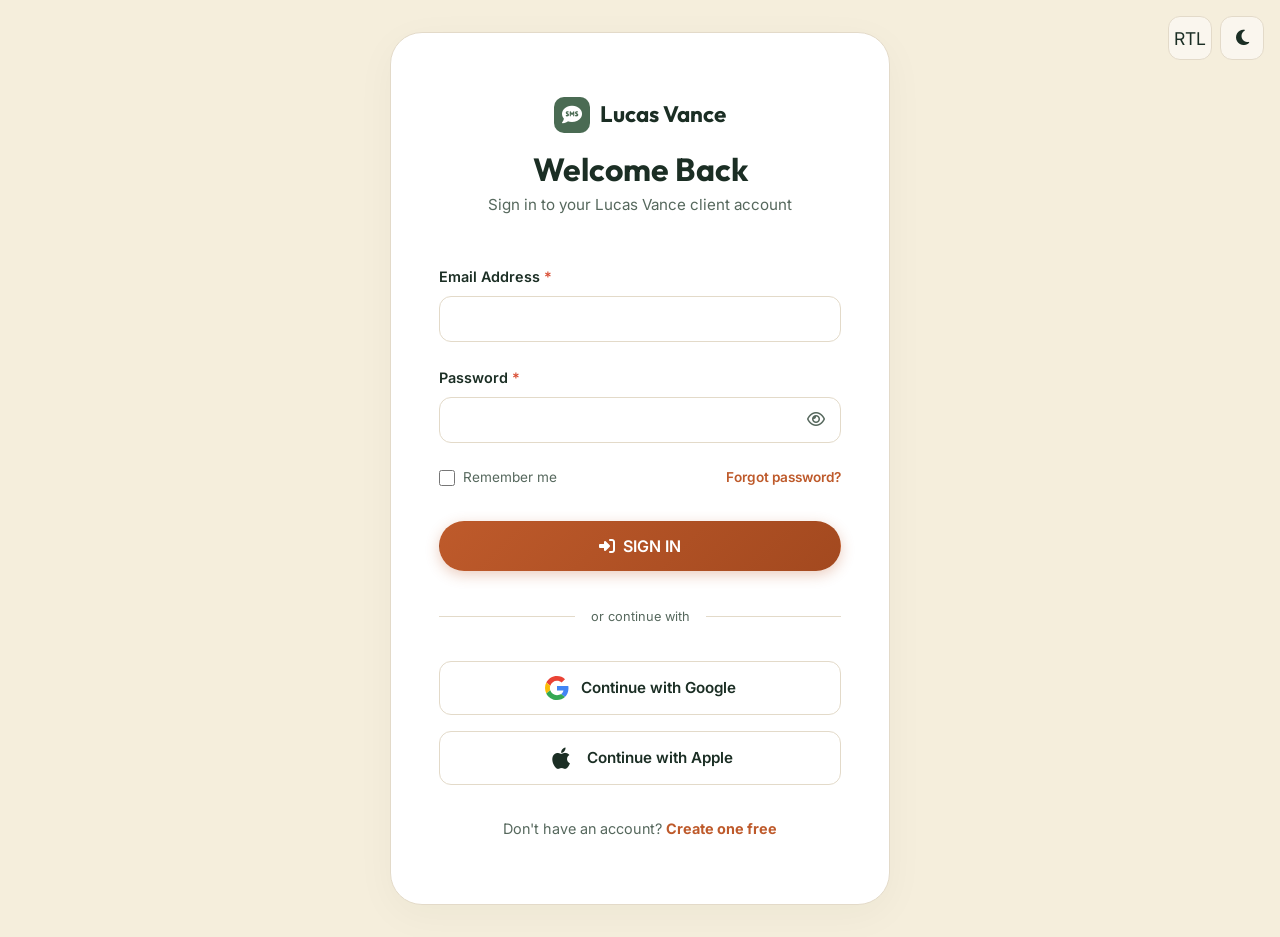
<file: pages/login.html>
<!DOCTYPE html>
<html lang="en" dir="ltr" data-theme="light">
<head>
  <meta charset="UTF-8">
  <meta name="viewport" content="width=device-width, initial-scale=1.0">
  <title>Sign In | Lucas Vance Client Portal</title>
  
  <!-- Stylesheets -->
  <link rel="stylesheet" href="../assets/css/style.css">
  <link rel="stylesheet" href="../assets/css/dark-mode.css">
  <link rel="stylesheet" href="../assets/css/rtl.css">
  
  <!-- Font Awesome Icons -->
  <link rel="stylesheet" href="https://cdnjs.cloudflare.com/ajax/libs/font-awesome/6.4.0/css/all.min.css">
  
  <style>
    /* Specific styles to perfectly match the Alpaca Farm screenshots */
    body.login-body {
      background-color: var(--bg-primary);
      min-height: 100vh;
      display: flex;
      flex-direction: column;
      align-items: center;
      justify-content: center;
      padding: var(--space-xl);
      position: relative;
    }
    
    .login-controls {
      position: absolute;
      top: 16px;
      right: 16px;
      display: flex;
      gap: var(--space-sm);
      z-index: 100;
    }
    
    @media (max-width: 480px) {
      .login-controls {
        top: 8px;
        right: 8px;
      }
      .login-card {
        margin-top: 40px;
      }
    }
    
    .login-card {
      background-color: var(--bg-card);
      border-radius: 32px; /* Large, premium rounded corners like in screenshots */
      width: 100%;
      max-width: 500px;
      padding: var(--space-3xl) var(--space-2xl);
      box-shadow: 0 10px 40px rgba(27, 46, 36, 0.04);
      border: 1px solid var(--border-color);
      display: flex;
      flex-direction: column;
      align-items: center;
      text-align: center;
      transition: all var(--transition-smooth);
    }
    
    .login-card__logo {
      display: inline-flex;
      align-items: center;
      gap: 10px;
      margin-bottom: var(--space-md);
    }
    
    .login-card__logo-box {
      width: 36px;
      height: 36px;
      background-color: var(--accent-color);
      color: var(--white);
      border-radius: 10px;
      display: flex;
      align-items: center;
      justify-content: center;
      font-size: 1.25rem;
    }
    
    .login-card__logo-name {
      font-family: var(--font-headers);
      font-weight: 700;
      font-size: 1.4rem;
      color: var(--text-primary);
    }
    
    .login-card__title {
      font-size: 2rem;
      font-weight: 700;
      margin-bottom: var(--space-xs);
      font-family: var(--font-headers);
      color: var(--text-primary);
    }
    
    .login-card__subtitle {
      font-size: 0.95rem;
      color: var(--text-secondary);
      margin-bottom: var(--space-2xl);
    }
    
    /* Input field container with trailing icons (like password eyes) */
    .input-wrapper {
      position: relative;
      width: 100%;
    }
    
    .input-wrapper input {
      padding-right: 48px; /* Room for icon */
    }
    
    .input-wrapper__icon {
      position: absolute;
      right: 16px;
      top: 50%;
      transform: translateY(-50%);
      color: var(--text-secondary);
      cursor: pointer;
      font-size: 1rem;
      transition: color var(--transition-fast);
    }
    
    .input-wrapper__icon:hover {
      color: var(--primary-color);
    }
    
    /* Checkbox & Forgot Password row styling */
    .login-options-row {
      display: flex;
      justify-content: space-between;
      align-items: center;
      width: 100%;
      font-size: 0.85rem;
      margin-bottom: var(--space-xl);
    }
    
    .remember-label {
      display: flex;
      align-items: center;
      gap: 8px;
      cursor: pointer;
      color: var(--text-secondary);
    }
    
    .remember-label input {
      width: 16px;
      height: 16px;
      accent-color: var(--primary-color);
    }
    
    @media (max-width: 380px) {
      .login-card {
        padding: var(--space-xl) var(--space-md);
      }
      .login-options-row {
        font-size: 0.7rem;
        gap: 5px;
      }
      .remember-label {
        gap: 4px;
      }
      .remember-label input {
        width: 14px;
        height: 14px;
      }
    }
    
    .forgot-link {
      color: var(--primary-color);
      font-weight: 600;
      transition: color var(--transition-fast);
    }
    
    .forgot-link:hover {
      color: var(--primary-hover);
      text-decoration: underline;
    }
    

  </style>
  <!-- Favicon -->
  <link rel="icon" type="image/png" href="../assets/img/favicon.png">
</head>
<body class="login-body">

  <!-- Corner Controls matching layout screenshots -->
  <div class="login-controls">
    <button class="btn-icon rtl-toggle-btn" aria-label="Toggle Direction">RTL</button>
    <button class="btn-icon theme-toggle-btn" aria-label="Toggle Theme"><i class="fa-solid fa-moon"></i></button>
  </div>

  <!-- Centered Login Card -->
  <main class="login-card animate-slide-up">
    <!-- Brand Logo -->
    <a href="../index.html" class="login-card__logo" style="text-decoration: none;">
      <div class="login-card__logo-box"><i class="fa-solid fa-comment-sms"></i></div>
      <span class="login-card__logo-name">Lucas Vance</span>
    </a>

    <h1 class="login-card__title">Welcome Back</h1>
    <p class="login-card__subtitle">Sign in to your Lucas Vance client account</p>

    <!-- Interactive Form with custom validation -->
    <form class="needs-validation" novalidate style="width: 100%;" action="dashboard.html" method="GET">
      <div class="form-group">
        <label class="form-label" for="login-email">Email Address <span>*</span></label>
        <input type="email" class="form-input" id="login-email" placeholder="" required>
        <span class="form-error-msg">Please enter a valid business email.</span>
      </div>

      <div class="form-group">
        <label class="form-label" for="login-pass">Password <span>*</span></label>
        <div class="input-wrapper">
          <input type="password" class="form-input" id="login-pass" placeholder="" required>
          <span class="input-wrapper__icon" id="toggle-password-visibility" aria-label="Toggle password visibility">
            <i class="fa-regular fa-eye"></i>
          </span>
        </div>
        <span class="form-error-msg">Please enter your password.</span>
      </div>

      <!-- Remember Row -->
      <div class="login-options-row">
        <label class="remember-label">
          <input type="checkbox">
          <span>Remember me</span>
        </label>
        <a href="coming-soon.html" class="forgot-link">Forgot password?</a>
      </div>

      <button type="submit" class="btn btn--primary" style="width: 100%; padding: 14px var(--space-2xl); font-size: 1rem;"><i class="fa-solid fa-right-to-bracket"></i> SIGN IN</button>
    </form>

    <!-- Social Section -->
    <div class="social-divider">
      <span>or continue with</span>
    </div>

    <div class="social-btn-container">
      <button class="btn-social btn-social--google" type="button">
        <svg xmlns="http://www.w3.org/2000/svg" viewBox="0 0 48 48"><path fill="#EA4335" d="M24 9.5c3.54 0 6.71 1.22 9.21 3.6l6.85-6.85C35.9 2.38 30.47 0 24 0 14.62 0 6.51 5.38 2.56 13.22l7.98 6.19C12.43 13.72 17.74 9.5 24 9.5z"/><path fill="#4285F4" d="M46.98 24.55c0-1.57-.15-3.09-.38-4.55H24v9.02h12.94c-.58 2.96-2.26 5.48-4.78 7.18l7.73 6c4.51-4.18 7.09-10.36 7.09-17.65z"/><path fill="#FBBC05" d="M10.53 28.59c-.48-1.45-.76-2.99-.76-4.59s.27-3.14.76-4.59l-7.98-6.19C.92 16.46 0 20.12 0 24c0 3.88.92 7.54 2.56 10.78l7.97-6.19z"/><path fill="#34A853" d="M24 48c6.48 0 11.93-2.13 15.89-5.81l-7.73-6c-2.15 1.45-4.92 2.3-8.16 2.3-6.26 0-11.57-4.22-13.47-9.91l-7.98 6.19C6.51 42.62 14.62 48 24 48z"/><path fill="none" d="M0 0h48v48H0z"/></svg>
        Continue with Google
      </button>
      <button class="btn-social btn-social--apple" type="button">
        <i class="fa-brands fa-apple"></i>
        Continue with Apple
      </button>
    </div>

    <!-- Toggle footer -->
    <p style="font-size: 0.9rem; color: var(--text-secondary);">Don't have an account? <a href="register.html" style="color: var(--primary-color); font-weight:700;">Create one free</a></p>
  </main>

  <!-- Scripts -->
  <script src="../assets/js/main.js"></script>
  
  <script>
    // Reveal Password Logic
    document.addEventListener('DOMContentLoaded', () => {
      const toggleIcon = document.getElementById('toggle-password-visibility');
      const passField = document.getElementById('login-pass');
      
      if (toggleIcon && passField) {
        toggleIcon.addEventListener('click', () => {
          const isPass = passField.type === 'password';
          passField.type = isPass ? 'text' : 'password';
          
          const icon = toggleIcon.querySelector('i');
          if (icon) {
            icon.className = isPass ? 'fa-regular fa-eye-slash' : 'fa-regular fa-eye';
          }
        });
      }
    });
  </script>
</body>
</html>
</file>
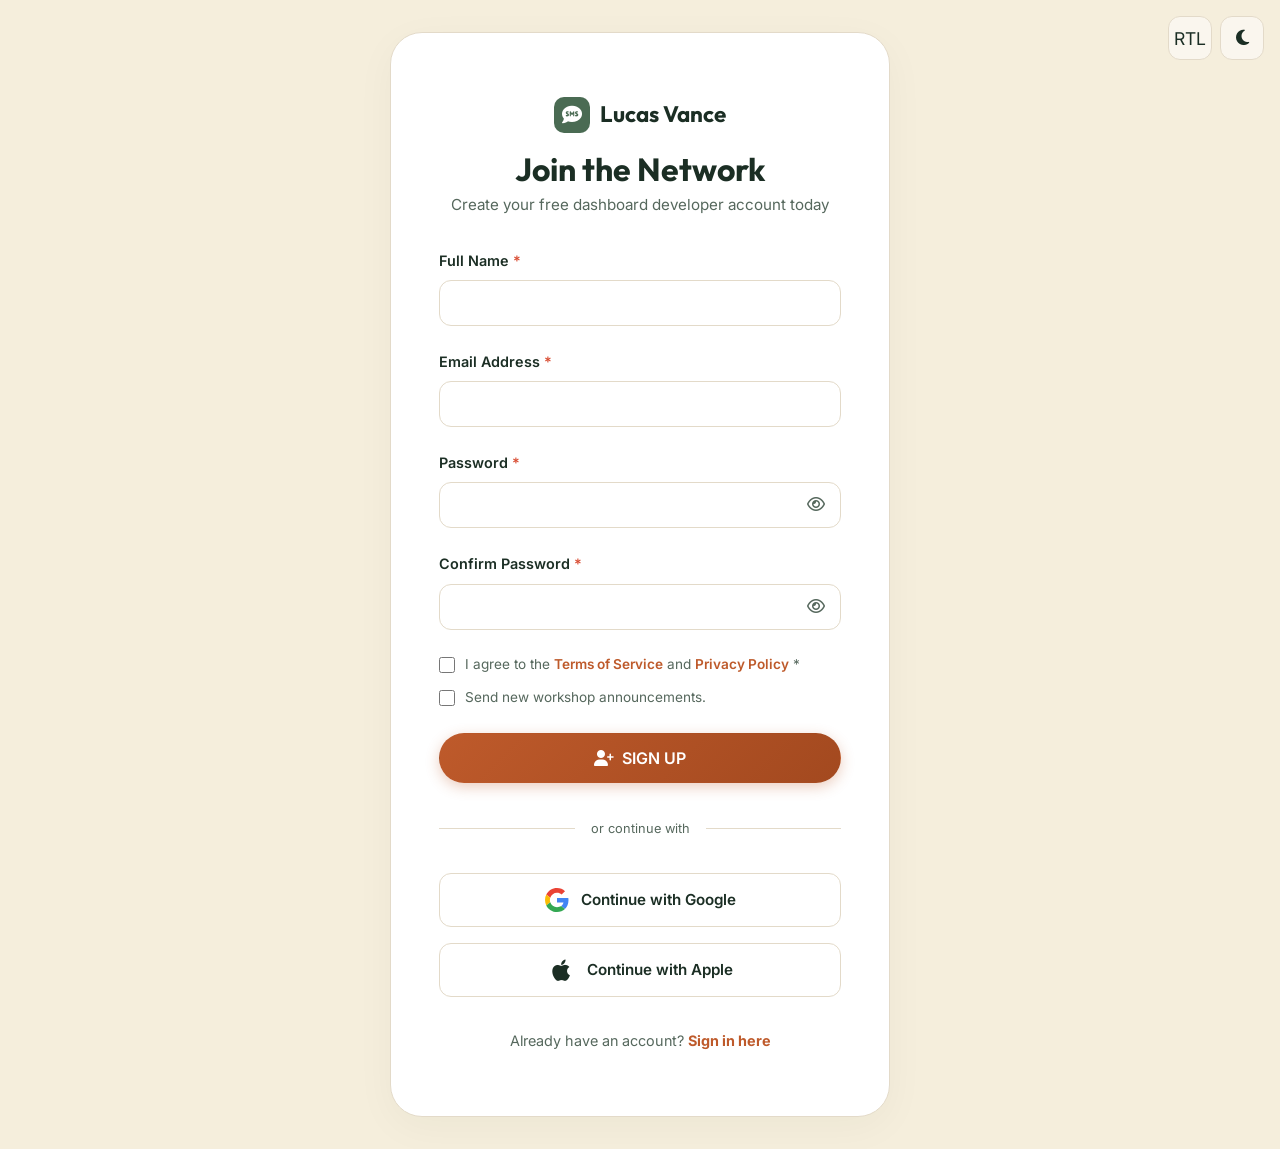
<file: pages/register.html>
<!DOCTYPE html>
<html lang="en" dir="ltr" data-theme="light">
<head>
  <meta charset="UTF-8">
  <meta name="viewport" content="width=device-width, initial-scale=1.0">
  <title>Create Account | Lucas Vance Client Portal</title>
  
  <!-- Stylesheets -->
  <link rel="stylesheet" href="../assets/css/style.css">
  <link rel="stylesheet" href="../assets/css/dark-mode.css">
  <link rel="stylesheet" href="../assets/css/rtl.css">
  
  <!-- Font Awesome Icons -->
  <link rel="stylesheet" href="https://cdnjs.cloudflare.com/ajax/libs/font-awesome/6.4.0/css/all.min.css">
  
  <style>
    /* Specific styles to perfectly match the Alpaca Farm screenshots */
    body.register-body {
      background-color: var(--bg-primary);
      min-height: 100vh;
      display: flex;
      flex-direction: column;
      align-items: center;
      justify-content: center;
      padding: var(--space-xl);
      position: relative;
    }
    
    .register-controls {
      position: absolute;
      top: 16px;
      right: 16px;
      display: flex;
      gap: var(--space-sm);
      z-index: 100;
    }
    
    @media (max-width: 480px) {
      .register-controls {
        top: 8px;
        right: 8px;
      }
      .register-card {
        margin-top: 40px;
      }
    }
    
    .register-card {
      background-color: var(--bg-card);
      border-radius: 32px;
      width: 100%;
      max-width: 500px;
      padding: var(--space-3xl) var(--space-2xl);
      box-shadow: 0 10px 40px rgba(27, 46, 36, 0.04);
      border: 1px solid var(--border-color);
      display: flex;
      flex-direction: column;
      align-items: center;
      text-align: center;
      transition: all var(--transition-smooth);
    }
    
    .register-card__logo {
      display: inline-flex;
      align-items: center;
      gap: 10px;
      margin-bottom: var(--space-md);
    }
    
    .register-card__logo-box {
      width: 36px;
      height: 36px;
      background-color: var(--accent-color);
      color: var(--white);
      border-radius: 10px;
      display: flex;
      align-items: center;
      justify-content: center;
      font-size: 1.25rem;
    }
    
    .register-card__logo-name {
      font-family: var(--font-headers);
      font-weight: 700;
      font-size: 1.4rem;
      color: var(--text-primary);
    }
    
    .register-card__title {
      font-size: 2rem;
      font-weight: 700;
      margin-bottom: var(--space-xs);
      font-family: var(--font-headers);
      color: var(--text-primary);
    }
    
    .register-card__subtitle {
      font-size: 0.95rem;
      color: var(--text-secondary);
      margin-bottom: var(--space-xl);
    }
    
    /* Input wrapper for password eye icon */
    .input-wrapper {
      position: relative;
      width: 100%;
    }
    
    .input-wrapper input {
      padding-right: 48px;
    }
    
    .input-wrapper__icon {
      position: absolute;
      right: 16px;
      top: 50%;
      transform: translateY(-50%);
      color: var(--text-secondary);
      cursor: pointer;
      font-size: 1rem;
      transition: color var(--transition-fast);
    }
    
    .input-wrapper__icon:hover {
      color: var(--primary-color);
    }
    
    /* Double list checkbox rows */
    .checkbox-stack {
      display: flex;
      flex-direction: column;
      gap: 12px;
      width: 100%;
      text-align: left;
      margin: var(--space-lg) 0;
      font-size: 0.85rem;
      color: var(--text-secondary);
    }
    
    .checkbox-row {
      display: flex;
      align-items: flex-start;
      gap: 10px;
      cursor: pointer;
    }
    
    .checkbox-row input {
      margin-top: 3px;
      width: 16px;
      height: 16px;
      accent-color: var(--primary-color);
      flex-shrink: 0;
    }

    @media (max-width: 380px) {
      .register-card {
        padding: var(--space-xl) var(--space-md);
      }
      .checkbox-row {
        font-size: 0.75rem;
      }
    }


  </style>
  <!-- Favicon -->
  <link rel="icon" type="image/png" href="../assets/img/favicon.png">
</head>
<body class="register-body">

  <!-- Corner controls -->
  <div class="register-controls">
    <button class="btn-icon rtl-toggle-btn">RTL</button>
    <button class="btn-icon theme-toggle-btn"><i class="fa-solid fa-moon"></i></button>
  </div>

  <!-- Centered Register Card -->
  <main class="register-card animate-slide-up">
    <!-- Brand Logo -->
    <a href="../index.html" class="register-card__logo" style="text-decoration: none;">
      <div class="register-card__logo-box"><i class="fa-solid fa-comment-sms"></i></div>
      <span class="register-card__logo-name">Lucas Vance</span>
    </a>

    <h1 class="register-card__title">Join the Network</h1>
    <p class="register-card__subtitle">Create your free dashboard developer account today</p>

    <!-- Form Validation -->
    <form class="needs-validation" novalidate style="width: 100%;" action="login.html" method="GET">
      <div class="form-group">
        <label class="form-label" for="reg-name">Full Name <span>*</span></label>
        <input type="text" class="form-input" id="reg-name" placeholder="" required>
        <span class="form-error-msg">Please enter your full name.</span>
      </div>

      <div class="form-group">
        <label class="form-label" for="reg-email">Email Address <span>*</span></label>
        <input type="email" class="form-input" id="reg-email" placeholder="" required>
        <span class="form-error-msg">Please supply a valid corporate email.</span>
      </div>

      <div class="form-group">
        <label class="form-label" for="reg-pass">Password <span>*</span></label>
        <div class="input-wrapper">
          <input type="password" class="form-input" id="reg-pass" placeholder="" required>
          <span class="input-wrapper__icon eye-toggle" data-target="reg-pass" aria-label="Toggle password visibility">
            <i class="fa-regular fa-eye"></i>
          </span>
        </div>
        <span class="form-error-msg">Please supply a password.</span>
      </div>

      <div class="form-group">
        <label class="form-label" for="reg-confirm">Confirm Password <span>*</span></label>
        <div class="input-wrapper">
          <input type="password" class="form-input" id="reg-confirm" placeholder="" required>
          <span class="input-wrapper__icon eye-toggle" data-target="reg-confirm" aria-label="Toggle password visibility">
            <i class="fa-regular fa-eye"></i>
          </span>
        </div>
        <span class="form-error-msg">Please confirm your password matches.</span>
      </div>

      <!-- Specific double checkbox stack from reference screenshot -->
      <div class="checkbox-stack">
        <label class="checkbox-row">
          <input type="checkbox" required>
          <span>I agree to the <a href="coming-soon.html" style="color:var(--primary-color); font-weight:600;">Terms of Service</a> and <a href="coming-soon.html" style="color:var(--primary-color); font-weight:600;">Privacy Policy</a> *</span>
        </label>
        <label class="checkbox-row">
          <input type="checkbox">
          <span>Send new workshop announcements.</span>
        </label>
      </div>

      <button type="submit" class="btn btn--primary" style="width: 100%; padding: 14px var(--space-2xl); font-size: 1rem;"><i class="fa-solid fa-user-plus"></i>SIGN UP</button>
    </form>

    <!-- Social Section -->
    <div class="social-divider">
      <span>or continue with</span>
    </div>

   <div class="social-btn-container">
      <button class="btn-social btn-social--google" type="button">
        <svg xmlns="http://www.w3.org/2000/svg" viewBox="0 0 48 48"><path fill="#EA4335" d="M24 9.5c3.54 0 6.71 1.22 9.21 3.6l6.85-6.85C35.9 2.38 30.47 0 24 0 14.62 0 6.51 5.38 2.56 13.22l7.98 6.19C12.43 13.72 17.74 9.5 24 9.5z"/><path fill="#4285F4" d="M46.98 24.55c0-1.57-.15-3.09-.38-4.55H24v9.02h12.94c-.58 2.96-2.26 5.48-4.78 7.18l7.73 6c4.51-4.18 7.09-10.36 7.09-17.65z"/><path fill="#FBBC05" d="M10.53 28.59c-.48-1.45-.76-2.99-.76-4.59s.27-3.14.76-4.59l-7.98-6.19C.92 16.46 0 20.12 0 24c0 3.88.92 7.54 2.56 10.78l7.97-6.19z"/><path fill="#34A853" d="M24 48c6.48 0 11.93-2.13 15.89-5.81l-7.73-6c-2.15 1.45-4.92 2.3-8.16 2.3-6.26 0-11.57-4.22-13.47-9.91l-7.98 6.19C6.51 42.62 14.62 48 24 48z"/><path fill="none" d="M0 0h48v48H0z"/></svg>
        Continue with Google
      </button>
      <button class="btn-social btn-social--apple" type="button">
        <i class="fa-brands fa-apple"></i>
        Continue with Apple
      </button>
    </div>

    <!-- Footer link -->
    <p style="font-size: 0.9rem; color: var(--text-secondary);">Already have an account? <a href="login.html" style="color: var(--primary-color); font-weight:700;">Sign in here</a></p>
  </main>

  <!-- Scripts -->
  <script src="../assets/js/main.js"></script>
  
  <script>
    // Dual Password Reveal Logic
    document.addEventListener('DOMContentLoaded', () => {
      const eyeToggles = document.querySelectorAll('.eye-toggle');
      eyeToggles.forEach(toggle => {
        toggle.addEventListener('click', () => {
          const targetId = toggle.dataset.target;
          const targetField = document.getElementById(targetId);
          
          if (targetField) {
            const isPass = targetField.type === 'password';
            targetField.type = isPass ? 'text' : 'password';
            
            const icon = toggle.querySelector('i');
            if (icon) {
              icon.className = isPass ? 'fa-regular fa-eye-slash' : 'fa-regular fa-eye';
            }
          }
        });
      });
    });
  </script>
</body>
</html>
</file>
<file: assets/css/style.css>
/* ==========================================================================
   SMSPulse - Premium CSS Design System
   Freelance SMS Marketing Automation Specialist
   ========================================================================== */

/* Google Fonts Import */
@import url('https://fonts.googleapis.com/css2?family=Inter:wght@300;400;500;600;700&family=Outfit:wght@400;500;600;700;800&display=swap');

/* CSS Variables */
:root {
  /* Color System (Light Warm Cream & Terracotta) */
  --bg-primary: #f5eedc;
  --bg-secondary: #faf6ee;
  --bg-card: #ffffff;
  --text-primary: #1b2e24;
  --text-secondary: #56685d;
  --primary-color: #be5a2b;
  --primary-hover: #a3491f;
  --primary-light: rgba(190, 90, 43, 0.1);
  --accent-color: #4a6b53;
  --accent-hover: #395340;
  --accent-light: rgba(74, 107, 83, 0.1);
  --border-color: #e3dac9;
  --border-focus: #be5a2b;
  --shadow-sm: 0 1px 2px 0 rgba(27, 46, 36, 0.05);
  --shadow-md: 0 4px 6px -1px rgba(27, 46, 36, 0.1), 0 2px 4px -1px rgba(27, 46, 36, 0.06);
  --shadow-lg: 0 10px 15px -3px rgba(27, 46, 36, 0.1), 0 4px 6px -2px rgba(27, 46, 36, 0.05);
  --shadow-glow: 0 0 20px rgba(190, 90, 43, 0.15);
  --white: #ffffff;
  --error: #d94e34;
  --success: #34a853;

  /* Fonts */
  --font-headers: 'Outfit', sans-serif;
  --font-body: 'Inter', sans-serif;

  /* Spacing System (8px base) */
  --space-xs: 4px;
  --space-sm: 8px;
  --space-md: 16px;
  --space-lg: 24px;
  --space-xl: 32px;
  --space-2xl: 48px;
  --space-3xl: 64px;
  --space-4xl: 96px;

  /* Border Radius */
  --radius-sm: 6px;
  --radius-md: 12px;
  --radius-lg: 20px;
  --radius-xl: 32px;
  --radius-round: 50%;

  /* Transitions */
  --transition-fast: 0.2s cubic-bezier(0.4, 0, 0.2, 1);
  --transition-smooth: 0.4s cubic-bezier(0.4, 0, 0.2, 1);
  --transition-bounce: 0.5s cubic-bezier(0.175, 0.885, 0.32, 1.275);
}

/* Base resets & styles */
*,
*::before,
*::after {
  box-sizing: border-box;
  margin: 0;
  padding: 0;
}

html {
  font-size: 16px;
  scroll-behavior: smooth;
  height: 100%;
}

body {
  font-family: var(--font-body);
  background-color: var(--bg-primary);
  color: var(--text-primary);
  line-height: 1.6;
  overflow-x: hidden;
  display: flex;
  flex-direction: column;
  min-height: 100%;
  transition: background-color var(--transition-smooth), color var(--transition-smooth);
}

/* Headings */
h1,
h2,
h3,
h4,
h5,
h6 {
  font-family: var(--font-headers);
  color: var(--text-primary);
  font-weight: 500;
  line-height: 1.25;
  transition: color var(--transition-smooth);
}

p {
  color: var(--text-secondary);
  font-weight: 400;
  transition: color var(--transition-smooth);
}

a {
  color: inherit;
  text-decoration: none;
  transition: color var(--transition-fast), background-color var(--transition-fast), transform var(--transition-fast);
  display: inline-block;
}

img {
  max-width: 100%;
  height: auto;
  display: block;
}

button,
input,
select,
textarea {
  font-family: inherit;
  font-size: inherit;
  color: inherit;
  outline: none;
  background: none;
  border: none;
}

/* Scrollbar styling */
::-webkit-scrollbar {
  width: 10px;
}

::-webkit-scrollbar-track {
  background: var(--bg-secondary);
}

::-webkit-scrollbar-thumb {
  background: var(--border-color);
  border-radius: var(--radius-sm);
  border: 2px solid var(--bg-secondary);
}

::-webkit-scrollbar-thumb:hover {
  background: var(--text-secondary);
}

/* ==========================================================================
   Header and Navigation Layout
   ========================================================================== */
.header {
  background-color: var(--bg-card);
  border-bottom: 1px solid var(--border-color);
  position: sticky;
  top: 0;
  z-index: 1000;
  height: 80px;
  display: flex;
  align-items: center;
  transition: background-color var(--transition-smooth), border-color var(--transition-smooth);
}

.header__container {
  width: 100%;
  max-width: 1440px;
  margin: 0 auto;
  padding: 0 var(--space-xl);
  display: flex;
  justify-content: space-between;
  align-items: center;
}

/* Brand Logo and Name */
.brand {
  display: flex;
  align-items: center;
  gap: var(--space-sm);
  cursor: pointer;
}

.brand__logo {
  background-color: var(--accent-color);
  color: var(--white);
  width: 40px;
  height: 40px;
  border-radius: var(--radius-md);
  display: flex;
  align-items: center;
  justify-content: center;
  font-weight: 800;
  font-size: 1.5rem;
  font-family: var(--font-headers);
  box-shadow: var(--shadow-sm);
  transition: background-color var(--transition-fast), transform var(--transition-bounce);
}

.brand:hover .brand__logo {
  transform: scale(1.08) rotate(-5deg);
  background-color: var(--accent-hover);
}

.brand__name {
  font-family: var(--font-headers);
  font-size: 1.35rem;
  font-weight: 500;
  color: var(--text-primary);
  letter-spacing: -0.5px;
}

/* Nav Menu */
.nav {
  display: flex;
  align-items: center;
  justify-content: center;
  gap: var(--space-lg);
  flex-grow: 1;
}

.nav__list {
  display: flex;
  list-style: none;
  gap: var(--space-lg);
  align-items: center;
}

.nav__link {
  font-weight: 500;
  font-size: 0.95rem;
  color: var(--text-secondary);
  padding: var(--space-sm) var(--space-md);
  border-radius: var(--radius-sm);
  position: relative;
}

.nav__link:hover,
.nav__link.active {
  color: var(--primary-color);
}

.nav__link::after {
  content: '';
  position: absolute;
  bottom: 0;
  left: 50%;
  transform: translateX(-50%) scaleX(0);
  width: 80%;
  height: 2px;
  background-color: var(--primary-color);
  transition: transform var(--transition-fast);
}

.nav__link:hover::after,
.nav__link.active::after {
  transform: translateX(-50%) scaleX(1);
}

.nav__dashboard-link {
  font-weight: 500;
  color: var(--text-secondary);
}

.nav__dashboard-link:hover {
  color: var(--primary-color) !important;
}

/* Header Controls (Right Side) */
.header__controls {
  display: flex;
  align-items: center;
  gap: var(--space-md);
}

.btn-icon {
  background-color: var(--bg-secondary);
  border: 1px solid var(--border-color);
  width: 44px;
  height: 44px;
  border-radius: var(--radius-md);
  display: flex;
  align-items: center;
  justify-content: center;
  cursor: pointer;
  font-size: 1.1rem;
  color: var(--text-primary);
  transition: background-color var(--transition-fast), border-color var(--transition-fast), transform var(--transition-bounce);
}

.btn-icon:hover {
  background-color: var(--border-color);
  transform: translateY(-2px);
}

.btn-login {
  background-color: var(--primary-color);
  color: var(--white);
  padding: 0 var(--space-xl);
  height: 44px;
  display: flex;
  align-items: center;
  border-radius: var(--radius-md);
  font-weight: 600;
  font-size: 0.95rem;
  box-shadow: var(--shadow-sm);
  border: 1px solid transparent;
}

.btn-login:hover {
  background-color: var(--primary-hover);
  transform: translateY(-2px);
  box-shadow: var(--shadow-md);
}

/* Mobile Hamburger Menu (Right Side on mobile/tablet) */
.hamburger {
  display: none;
  flex-direction: column;
  justify-content: space-between;
  width: 30px;
  height: 21px;
  cursor: pointer;
  z-index: 1010;
}

.hamburger span {
  width: 100%;
  height: 3px;
  background-color: var(--text-primary);
  border-radius: var(--radius-sm);
  transition: transform var(--transition-fast), opacity var(--transition-fast);
}

/* Toggle Hamburger Classes */
.hamburger.open span:nth-child(1) {
  transform: translateY(9px) rotate(45deg);
}

.hamburger.open span:nth-child(2) {
  opacity: 0;
}

.hamburger.open span:nth-child(3) {
  transform: translateY(-9px) rotate(-45deg);
}

/* Mobile Nav Styles */
@media (max-width: 1023px) {
  .hamburger {
    display: flex;
  }

  .nav {
    position: fixed;
    top: 80px;
    left: 0;
    width: 100%;
    height: calc(100vh - 80px);
    background-color: var(--bg-card);
    flex-direction: column;
    justify-content: flex-start;
    padding: var(--space-3xl) var(--space-xl);
    gap: var(--space-xl);
    transform: translateY(-105%);
    transition: transform var(--transition-smooth), visibility var(--transition-smooth), opacity var(--transition-smooth);
    z-index: 999;
    border-top: 1px solid var(--border-color);
    box-shadow: var(--shadow-lg);
    visibility: hidden;
    pointer-events: none;
    opacity: 0;
    overflow-y: auto;
  }

  .nav.open {
    transform: translateY(0);
    visibility: visible;
    pointer-events: all;
    opacity: 1;
  }

  .nav__list {
    flex-direction: column;
    width: 100%;
    gap: var(--space-md);
  }

  .nav__link {
    width: 100%;
    text-align: center;
    font-size: 1.2rem;
    padding: var(--space-md);
  }

  /* Hide desktop header controls and place inside nav or leave basic */
  .header__controls .btn-login,
  .header__controls .btn-icon {
    display: none;
    /* Hide on mobile to respect: Brand logo/name in left, hamburger in right */
  }

  /* Place theme, rtl and login inside the mobile menu drawer for full access */
  .nav__mobile-controls {
    display: flex;
    flex-wrap: wrap;
    justify-content: center;
    gap: var(--space-md);
    width: 100%;
    margin-top: var(--space-xl);
  }

  .nav__mobile-controls .btn-login {
    flex-basis: 100%;
    justify-content: center;
  }
}

/* Header design for desktop and mobile as requested by the user */
/* Responsive Rules for Breakpoints */
@media (min-width: 1024px) {
  .nav__mobile-controls {
    display: none;
  }

  .header__controls .btn-login,
  .header__controls .btn-icon {
    display: flex;
  }
}

/* Specific optimization for 1024px-1200px desktop view to prevent overlap */
@media (min-width: 1024px) and (max-width: 1250px) {
  .nav {
    gap: var(--space-xs);
  }

  .nav__list {
    gap: 2px;
  }

  .nav__link {
    font-size: 0.85rem;
    padding: var(--space-sm) 6px;
  }

  .header__container {
    padding: 0 var(--space-md);
  }

  .header__controls {
    gap: var(--space-md);
    /* Increased breathing space between Theme, RTL, and Login */
  }

  .btn-login {
    padding: 0 var(--space-lg);
    /* Reduced length of the login button */
  }

  .brand__name {
    font-size: 1.1rem;
  }
}

/* ==========================================================================
   Common Section Styles (Centered Headings, Centered Cards)
   ========================================================================== */
.section {
  padding: var(--space-2xl) var(--space-xl);
  display: flex;
  flex-direction: column;
  align-items: center;
  justify-content: center;
}

.section--secondary {
  background-color: var(--bg-secondary);
}

.section__header {
  text-align: center;
  /* Section headings must be in center */
  max-width: 700px;
  margin-bottom: var(--space-3xl);
  display: flex;
  flex-direction: column;
  align-items: center;
  gap: var(--space-sm);
}

.section__badge {
  color: var(--primary-color);
  background-color: var(--primary-light);
  font-family: var(--font-headers);
  text-transform: uppercase;
  font-weight: 700;
  font-size: 0.8rem;
  letter-spacing: 1.5px;
  padding: var(--space-xs) var(--space-md);
  border-radius: var(--radius-round);
  border: 1px solid rgba(190, 90, 43, 0.2);
}

.section__title {
  font-size: 2.5rem;
  font-weight: 500;
  margin-bottom: var(--space-sm);
  background: linear-gradient(135deg, var(--primary-color), var(--accent-color));
  -webkit-background-clip: text;
  -webkit-text-fill-color: transparent;
  display: inline-block;
  letter-spacing: -1px;
}

.section__subtitle {
  font-size: 1.1rem;
  margin-top: var(--space-sm);
}

/* Center Cards and Section Contents */
.grid-container,
.pricing-grid {
  display: grid;
  grid-template-columns: repeat(auto-fit, minmax(320px, 1fr));
  gap: var(--space-2xl);
  width: 100%;
  max-width: 1200px;
  justify-content: center;
}

@media (min-width: 768px) and (max-width: 1024px) {
  .grid-container {
    grid-template-columns: repeat(2, 1fr);
    gap: var(--space-xl);
  }

  /* Reset previous spans to ensure 2x2 layout for all cards */
  .grid-container>article,
  .grid-container>.card-glass {
    grid-column: auto !important;
  }

  /* Center the last card (3rd card) specifically in Case Studies and other 3-card grids at 768px-1024px */
  .case-studies-grid>.card-glass:last-child,
  .center-last-card>.card-glass:last-child {
    grid-column: 1 / -1 !important;
    justify-self: center;
    width: 100%;
    max-width: calc(50% - (var(--space-xl) / 2));
  }
}

@media (min-width: 1025px) and (max-width: 1200px) {
  .grid-container {
    grid-template-columns: repeat(3, 1fr);
    gap: var(--space-xl);
  }

  .grid-container>article,
  .grid-container>.card-glass {
    grid-column: auto !important;
  }
}

/* Ensure all cards in the grid-container have equal height */
.grid-container article,
.grid-container .card-glass {
  height: 100%;
  display: flex;
  flex-direction: column;
}

/* Glassmorphism card utility */
.card-glass {
  background: var(--bg-card);
  border: 1px solid var(--border-color);
  border-radius: var(--radius-lg);
  padding: 0;
  box-shadow: var(--shadow-md);
  transition: transform var(--transition-smooth), box-shadow var(--transition-smooth), border-color var(--transition-smooth);
  text-align: center;
  display: flex;
  flex-direction: column;
  align-items: center;
  justify-content: flex-start;
  overflow: hidden;
}

.card-glass:hover {
  transform: translateY(-8px);
  box-shadow: var(--shadow-lg), var(--shadow-glow);
  border-color: var(--primary-color);
}

.card-glass img {
  width: 100%;
  height: 220px;
  object-fit: cover;
  display: block;
}

.card__content {
  padding: var(--space-2xl);
  display: flex;
  flex-direction: column;
  align-items: center;
  width: 100%;
}

/* Ensure direct children of card-glass have padding if no content wrapper exists */
.card-glass>*:not(img) {
  padding-left: var(--space-xl);
  padding-right: var(--space-xl);
}

.card-glass>.card__icon {
  padding: 0;
  margin-top: var(--space-xl);
}

.card__icon {
  width: 64px;
  height: 64px;
  background: var(--primary-light);
  color: var(--primary-color);
  border-radius: var(--radius-md);
  display: flex;
  align-items: center;
  justify-content: center;
  font-size: 1.75rem;
  margin-bottom: var(--space-lg);
  transition: all var(--transition-smooth);
}

.card-glass:hover .card__icon {
  background: var(--primary-color);
  color: var(--white);
  transform: scale(1.1) rotate(5deg);
}

.card__title {
  font-size: 1.4rem;
  margin-bottom: var(--space-sm);
  font-family: var(--font-headers);
  font-weight: 500;
}

.card__text {
  font-size: 0.95rem;
  margin-bottom: var(--space-lg);
  color: var(--text-secondary);
}

/* Standard Buttons and Micro-animations */
.btn {
  display: inline-flex;
  align-items: center;
  justify-content: center;
  gap: var(--space-sm);
  font-weight: 600;
  font-size: 0.95rem;
  padding: var(--space-md) var(--space-2xl);
  border-radius: var(--radius-md);
  cursor: pointer;
  transition: transform var(--transition-bounce), background-color var(--transition-fast), box-shadow var(--transition-fast);
  border: 1px solid transparent;
}

.btn--primary {
  background: linear-gradient(135deg, var(--primary-color), var(--primary-hover));
  color: var(--white);
  box-shadow: 0 4px 14px rgba(190, 90, 43, 0.3);
  border-radius: 30px;
}

.btn--primary:hover {
  background: linear-gradient(135deg, var(--primary-hover), var(--primary-color));
  transform: translateY(-2px);
  box-shadow: 0 6px 20px rgba(190, 90, 43, 0.5);
}

.btn--secondary {
  background: transparent;
  color: var(--accent-color);
  border: 2px solid var(--accent-color);
  border-radius: 30px;
}

.btn--secondary:hover {
  background-color: var(--accent-color);
  color: var(--white);
  transform: translateY(-2px);
  box-shadow: 0 6px 20px rgba(74, 107, 83, 0.3);
}

.btn--tertiary {
  color: var(--primary-color);
  font-weight: 700;
  padding: var(--space-sm) var(--space-md);
  border-radius: var(--radius-sm);
  transition: all var(--transition-smooth);
}

.btn--tertiary:hover {
  background-color: rgba(var(--primary-rgb), 0.1);
  transform: translateX(5px);
}

/* Social Logins Component */
.social-divider {
  position: relative;
  width: 100%;
  text-align: center;
  margin: var(--space-xl) 0;
}

.social-divider::before {
  content: '';
  position: absolute;
  left: 0;
  top: 50%;
  width: 100%;
  height: 1px;
  background-color: var(--border-color);
  z-index: 1;
}

.social-divider span {
  position: relative;
  background-color: var(--bg-card);
  padding: 0 var(--space-md);
  font-size: 0.8rem;
  color: var(--text-secondary);
  z-index: 2;
}

.social-btn-container {
  display: flex;
  flex-direction: column;
  gap: var(--space-md);
  width: 100%;
  margin-bottom: var(--space-xl);
}

.btn-social {
  width: 100%;
  height: 54px;
  /* Fixed height instead of min-height for absolute equality */
  padding: 0;
  /* Remove vertical padding to let height & line-height handle it */
  border: 1.5px solid var(--border-color);
  border-radius: var(--radius-md);
  display: flex;
  /* Changed to flex for better centering */
  align-items: center;
  justify-content: center;
  gap: 12px;
  font-weight: 600;
  font-size: 0.95rem;
  line-height: 1;
  /* Reset line-height to prevent vertical expansion */
  cursor: pointer;
  transition: all var(--transition-fast);
  background-color: var(--bg-card);
  color: var(--text-primary);
  font-family: inherit;
  box-sizing: border-box;
  overflow: hidden;
}


.btn-social i,
.btn-social svg {
  flex-shrink: 0;
  margin: 0;
  display: flex;
  align-items: center;
  justify-content: center;
}

.btn-social i {
  font-size: 1.5rem;
  /* Increased significantly for better visibility */
  width: 28px;
  display: flex;
  justify-content: center;
}

.btn-social svg {
  width: 24px;
  height: 24px;
}

.btn-social:hover {
  background-color: var(--bg-secondary);
  border-color: var(--primary-color);
  transform: translateY(-2px);
  box-shadow: var(--shadow-md);
}





/* ==========================================================================
   Home & Home 2 Page Components
   ========================================================================== */

/* Hero Section Styles */
.hero {
  min-height: calc(100vh - 80px);
  display: flex;
  align-items: center;
  padding: var(--space-4xl) var(--space-xl);
  overflow: hidden;
  position: relative;
}

/* Compact hero height on inner pages (About, Services, Projects, Contact) at 1440px+ */
@media (min-width: 1440px) {
  .hero:not(.hero--home1):not(.hero--home2) {
    min-height: 420px;
    padding: var(--space-2xl) var(--space-xl);
  }
}


.hero--home1 {
  /* 
    Always renders in dark mode regardless of site theme.
    Strong dark overlay ensures text is always visible.
  */
  background-image: linear-gradient(to bottom, rgba(10, 15, 12, 0.72), rgba(10, 15, 12, 0.88)), var(--hero-bg-url, url('../img/hero-bg.png'));
  background-size: cover;
  background-position: center;
  background-repeat: no-repeat;
}

/* Force dark appearance for home hero in BOTH light and dark themes */
.hero--home1 .hero__title,
.hero--home1 .hero__text,
.hero--home1 .hero__badge,
.hero--home1 .metric__label {
  color: #ffffff !important;
  text-shadow: 0 2px 12px rgba(0, 0, 0, 0.6);
}

.hero--home1 .hero__text {
  color: rgba(255, 255, 255, 0.92) !important;
  font-weight: 500;
  font-size: 1.22rem;
  line-height: 1.7;
  text-shadow: 0 1px 8px rgba(0,0,0,0.55);
}

.hero--home1 .metric__value {
  color: var(--primary-color) !important;
}

html[data-theme="dark"] .hero--home1 {
  background-image: linear-gradient(to bottom, rgba(10, 15, 12, 0.72), rgba(10, 15, 12, 0.88)), var(--hero-bg-url, url('../img/hero-bg.png'));
}

@media (max-width: 1250px) {
  .hero {
    min-height: auto !important;
    padding: var(--space-2xl) var(--space-xl) !important;
  }
}

/* Default: 2-column grid layout for home2 and other hero variants */
.hero__container {
  display: grid;
  grid-template-columns: 1.2fr 1fr;
  align-items: center;
  gap: var(--space-3xl);
  max-width: 1440px;
  margin: 0 auto;
  width: 100%;
}

/* Home 1: centered single-column layout (no right-side visual) */
.hero--home1 .hero__container {
  display: flex;
  flex-direction: column;
  align-items: center;
  justify-content: center;
  text-align: center;
  gap: var(--space-xl);
  max-width: 900px;
}

.hero__container--centered {
  display: flex !important;
  flex-direction: column !important;
  align-items: center !important;
  justify-content: center !important;
  text-align: center !important;
  max-width: 800px !important;
  margin: 0 auto !important;
  width: 100% !important;
}

.hero__container--centered .hero__content {
  align-items: center !important;
  text-align: center !important;
  max-width: 100% !important;
  width: 100% !important;
}

.hero__container--centered .hero__text {
  margin-left: auto !important;
  margin-right: auto !important;
}

.hero__container--centered .hero__actions {
  justify-content: center !important;
}

.hero__container--centered .hero__metrics {
  justify-content: center !important;
  width: 100% !important;
}

@media (max-width: 1023px) {
  .hero {
    min-height: auto;
  }

  .hero__container {
    grid-template-columns: 1fr;
    text-align: center;
  }

  .hero__content {
    align-items: center;
    text-align: center;
  }

  .hero__badge {
    align-self: center;
  }

  .hero__actions {
    justify-content: center;
  }
}

/* Ensure centered layout for all screen sizes */
@media (min-width: 1024px) {
  .hero__container {
    text-align: center;
  }

  .hero__content {
    align-items: center;
    text-align: center;
  }

  .hero__badge {
    align-self: center;
  }

  .hero__actions {
    justify-content: center;
  }

  .hero__metrics {
    justify-content: center;
  }
}

.hero__content {
  display: flex;
  flex-direction: column;
  align-items: center;
  text-align: center;
  gap: var(--space-lg);
}

.hero__badge {
  align-self: center;
}

.hero__title {
  font-size: 3.5rem;
  font-weight: 500;
  letter-spacing: -1.5px;
  line-height: 1.1;
}

.hero__title span {
  background: linear-gradient(135deg, var(--primary-color), var(--accent-color));
  -webkit-background-clip: text;
  -webkit-text-fill-color: transparent;
  display: inline-block;
}

.hero__text {
  font-size: 1.2rem;
  max-width: 600px;
}

.hero__actions {
  display: flex;
  gap: var(--space-md);
  justify-content: center;
  margin-top: var(--space-md);
  flex-wrap: wrap;
}

.hero__actions .btn {
  min-width: 220px;
  justify-content: center;
}

@media (max-width: 480px) {
  .hero__actions .btn {
    min-width: 100%;
  }
}

.hero__metrics {
  display: flex;
  gap: var(--space-lg);
  flex-wrap: wrap;
  justify-content: center;
  margin-top: var(--space-xl);
  border-top: 1px solid var(--border-color);
  padding-top: var(--space-xl);
}

@media (max-width: 1023px) {
  .hero__metrics {
    justify-content: center;
  }
}

.metric {
  display: flex;
  flex-direction: column;
}

.metric__value {
  font-family: var(--font-headers);
  font-size: 2.2rem;
  font-weight: 800;
  color: var(--primary-color);
}

.metric__label {
  font-size: 0.85rem;
  color: var(--text-secondary);
  font-weight: 500;
}

/* SMS Phone Simulator Component */
.phone-mockup {
  position: relative;
  width: 320px;
  height: 640px;
  background-color: #111;
  border: 12px solid #222;
  border-radius: 40px;
  box-shadow: var(--shadow-lg), 0 25px 50px -12px rgba(0, 0, 0, 0.25);
  margin: 0 auto;
  overflow: hidden;
  display: flex;
  flex-direction: column;
  transition: transform var(--transition-bounce);
}

.phone-mockup:hover {
  transform: translateY(-5px) rotate(1deg);
}

.phone-header {
  background-color: #1e1e1e;
  height: 60px;
  display: flex;
  align-items: center;
  justify-content: center;
  border-bottom: 1px solid #333;
  padding: 0 var(--space-md);
  position: relative;
}

.phone-status-bar {
  position: absolute;
  top: 4px;
  width: 100%;
  padding: 0 var(--space-md);
  display: flex;
  justify-content: space-between;
  font-size: 10px;
  color: #fff;
}

.phone-contact {
  display: flex;
  align-items: center;
  gap: var(--space-sm);
  color: #fff;
  margin-top: 10px;
}

.phone-avatar {
  width: 30px;
  height: 30px;
  background-color: var(--primary-color);
  border-radius: var(--radius-round);
  display: flex;
  align-items: center;
  justify-content: center;
  font-weight: 700;
  font-size: 12px;
}

.phone-screen {
  flex-grow: 1;
  background-color: #f0f0f2;
  padding: var(--space-md);
  overflow-y: auto;
  display: flex;
  flex-direction: column;
  gap: var(--space-md);
}

.sms-bubble {
  max-width: 80%;
  padding: var(--space-sm) var(--space-md);
  border-radius: 18px;
  font-size: 13px;
  position: relative;
  box-shadow: 0 1px 2px rgba(0, 0, 0, 0.1);
  animation: slideInUp 0.4s var(--transition-bounce) forwards;
}

.sms-bubble--received {
  background-color: #fff;
  color: #000;
  align-self: flex-start;
  border-bottom-left-radius: 4px;
}

.sms-bubble--sent {
  background-color: #34c759;
  color: #fff;
  align-self: flex-end;
  border-bottom-right-radius: 4px;
}

.sms-bubble--primary {
  background-color: var(--primary-color);
  color: #fff;
  align-self: flex-end;
  border-bottom-right-radius: 4px;
}

.phone-input-bar {
  background-color: #1e1e1e;
  padding: var(--space-sm);
  display: flex;
  align-items: center;
  gap: var(--space-sm);
  border-top: 1px solid #333;
}

.phone-input {
  flex-grow: 1;
  background-color: #2b2b2b;
  border: 1px solid #444;
  border-radius: 20px;
  padding: 6px var(--space-md);
  color: #fff;
  font-size: 12px;
}

.phone-send {
  background-color: var(--primary-color);
  color: #fff;
  width: 28px;
  height: 28px;
  border-radius: var(--radius-round);
  display: flex;
  align-items: center;
  justify-content: center;
  cursor: pointer;
}

/* Interactive Compliance Checker (TCPA Specialist Tool) */
.compliance-checker {
  background-color: var(--bg-card);
  border: 2px solid var(--border-color);
  border-radius: var(--radius-lg);
  padding: var(--space-2xl);
  max-width: 800px;
  width: 100%;
  box-shadow: var(--shadow-md);
  margin: 0 auto;
}

.checker-step {
  display: none;
  flex-direction: column;
  gap: var(--space-lg);
  animation: fadeIn 0.4s ease;
}

.checker-step.active {
  display: flex;
}

.checker-options {
  display: grid;
  grid-template-columns: 1fr;
  gap: var(--space-md);
}

.checker-option {
  border: 1.5px solid var(--border-color);
  border-radius: var(--radius-md);
  padding: var(--space-md);
  display: flex;
  align-items: center;
  gap: var(--space-md);
  cursor: pointer;
  transition: all var(--transition-fast);
}

.checker-option:hover {
  border-color: var(--primary-color);
  background-color: var(--bg-secondary);
}

.checker-option input {
  width: 18px;
  height: 18px;
  accent-color: var(--primary-color);
}

.checker-result {
  text-align: center;
  padding: var(--space-xl);
}

.checker-score {
  font-size: 3rem;
  font-weight: 800;
  color: var(--accent-color);
  font-family: var(--font-headers);
}

/* ==========================================================================
   Footer Section (At least 4 Topics, Hover effects required)
   ========================================================================== */
.footer {
  background-color: var(--bg-card);
  color: var(--text-secondary);
  padding: var(--space-4xl) var(--space-xl) var(--space-2xl);
  margin-top: auto;
  border-top: 1px solid var(--border-color);
}

.footer__container {
  max-width: 1440px;
  margin: 0 auto;
  display: grid;
  grid-template-columns: 1.5fr repeat(3, 1fr);
  gap: var(--space-3xl);
  padding-bottom: var(--space-3xl);
  border-bottom: 1px solid var(--border-color);
}

@media (max-width: 1023px) {
  .footer__container {
    grid-template-columns: 1fr 1fr;
    gap: var(--space-2xl);
  }
}

@media (max-width: 767px) {
  .footer {
    padding-bottom: 90px !important;
    /* Prevents back-to-top icon from overlapping text */
  }

  .footer__container {
    grid-template-columns: 1fr;
    text-align: left;
    gap: var(--space-2xl);
  }
}

.footer__brand {
  display: flex;
  flex-direction: column;
  gap: var(--space-md);
}

.footer__brand .brand__name {
  color: var(--text-primary);
}

.footer__brand .brand__logo {
  background-color: var(--accent-color);
}

.footer__text {
  color: var(--text-secondary);
  font-size: 0.95rem;
  max-width: 280px;
}

@media (max-width: 767px) {
  .footer__text {
    margin: 0;
  }
}

.footer__socials {
  display: flex;
  gap: var(--space-sm);
}

@media (max-width: 767px) {
  .footer__socials {
    justify-content: flex-start;
  }
}

.social-link {
  width: 38px;
  height: 38px;
  background-color: var(--bg-secondary);
  border: 1px solid var(--border-color);
  border-radius: var(--radius-md);
  display: flex;
  align-items: center;
  justify-content: center;
  transition: all var(--transition-bounce);
  font-size: 1rem;
  color: var(--text-primary);
}

.social-link:hover {
  background-color: var(--primary-color);
  color: var(--white);
  transform: translateY(-4px);
}

.footer__column {
  display: flex;
  flex-direction: column;
  gap: var(--space-lg);
}

.footer__title {
  font-size: 1.1rem;
  font-weight: 600;
  letter-spacing: 0.5px;
  color: var(--text-primary);
  position: relative;
  display: inline-block;
}

.footer__title::after {
  content: '';
  position: absolute;
  bottom: -6px;
  left: 0;
  width: 30px;
  height: 2px;
  background-color: var(--primary-color);
}

@media (max-width: 767px) {
  .footer__title::after {
    left: 0;
    transform: none;
  }
}

.footer__links {
  list-style: none;
  display: flex;
  flex-direction: column;
  gap: var(--space-md);
}

.footer__link {
  color: var(--text-secondary);
  font-size: 0.9rem;
  font-weight: 500;
  transition: all var(--transition-fast);
}

/* Must be hover: Footer list items hover transitions */
.footer__link:hover {
  color: var(--primary-color);
  transform: translateX(6px);
}

@media (max-width: 767px) {
  .footer__link:hover {
    transform: translateY(-2px);
  }
}

.footer__bottom {
  max-width: 1440px;
  margin: 0 auto;
  padding-top: var(--space-xl);
  display: flex;
  justify-content: space-between;
  align-items: center;
  font-size: 0.85rem;
  color: var(--text-secondary);
  opacity: 0.7;
}

@media (max-width: 767px) {
  .footer__bottom {
    flex-direction: column;
    gap: var(--space-md);
    text-align: left;
    align-items: flex-start;
  }
}

/* ==========================================================================
   Animations
   ========================================================================== */
@keyframes fadeIn {
  from {
    opacity: 0;
  }

  to {
    opacity: 1;
  }
}

@keyframes slideInUp {
  from {
    opacity: 0;
    transform: translateY(20px);
  }

  to {
    opacity: 1;
    transform: translateY(0);
  }
}

.animate-fade {
  animation: fadeIn 0.8s ease forwards;
}

.animate-slide-up {
  animation: slideInUp 0.8s var(--transition-smooth) forwards;
}

/* Form Styling & Validation States */
.form-group {
  display: flex;
  flex-direction: column;
  gap: var(--space-sm);
  width: 100%;
  margin-bottom: var(--space-lg);
  text-align: start;
  /* forms should naturally align to start internally */
}

.form-label {
  font-size: 0.9rem;
  font-weight: 600;
  color: var(--text-primary);
}

.form-label span {
  color: var(--error);
}

.form-input {
  width: 100%;
  padding: 12px 16px;
  border: 1.5px solid var(--border-color);
  border-radius: var(--radius-md);
  font-family: var(--font-body);
  background-color: var(--bg-card);
  transition: border-color var(--transition-fast), box-shadow var(--transition-fast);
}

.form-input:focus {
  border-color: var(--border-focus);
  box-shadow: 0 0 0 3px var(--primary-light);
}

/* Form validation states */
.form-group.success .form-input {
  border-color: var(--success);
}

.form-group.error .form-input {
  border-color: var(--error);
  box-shadow: 0 0 0 3px rgba(217, 78, 52, 0.1);
}

.form-error-msg {
  font-size: 0.8rem;
  color: var(--error);
  display: none;
  font-weight: 500;
}

.form-group.error .form-error-msg {
  display: block;
}

/* Skeleton Loaders (Required design feature) */
.skeleton {
  background: linear-gradient(90deg, var(--bg-secondary) 25%, var(--border-color) 50%, var(--bg-secondary) 75%);
  background-size: 200% 100%;
  animation: loading-skeleton 1.5s infinite;
  border-radius: var(--radius-sm);
}

.skeleton-text {
  height: 16px;
  margin-bottom: var(--space-sm);
  width: 100%;
}

.skeleton-title {
  height: 24px;
  margin-bottom: var(--space-md);
  width: 60%;
}

.skeleton-avatar {
  width: 48px;
  height: 48px;
  border-radius: var(--radius-round);
}

@keyframes loading-skeleton {
  0% {
    background-position: 200% 0;
  }

  100% {
    background-position: -200% 0;
  }
}

/* Extra small mobile fixes (360px) */
@media (max-width: 380px) {
  .phone-mockup {
    width: 260px;
    height: 520px;
    border-width: 8px;
  }

  .hero__title {
    font-size: 2rem;
  }

  .section__title {
    font-size: 1.75rem;
  }

  .hero__metrics {
    justify-content: center;
    gap: var(--space-md);
  }

  .hero {
    padding: var(--space-xl) var(--space-sm);
  }

  .section {
    padding: var(--space-2xl) var(--space-md);
  }

  .nav {
    padding: var(--space-xl);
  }

  .nav__mobile-controls {
    display: flex;
    flex-wrap: wrap;
    justify-content: center;
    gap: var(--space-md);
    width: 100%;
    margin-top: var(--space-xl);
  }

  .nav__mobile-controls .btn-login {
    flex-basis: 100%;
    justify-content: center;
  }

  /* Audit form container padding fix for 360px */
  .section .card-glass {
    padding: var(--space-md) !important;
  }
}

@keyframes pulse {
  0% {
    transform: scale(1);
    opacity: 1;
  }

  50% {
    transform: scale(1.5);
    opacity: 0.5;
  }

  100% {
    transform: scale(1);
    opacity: 1;
  }
}

/* Centering the last card on tablet (768px) when there's an odd number */
@media (min-width: 768px) and (max-width: 1023px) {
  .pricing-grid>*:last-child:nth-child(odd) {
    grid-column: 1 / -1;
    justify-self: center;
    width: 100%;
    max-width: 450px;
  }
}

/* Back to Top Button */
.back-to-top {
  position: fixed;
  bottom: 30px;
  right: 30px;
  width: 50px;
  height: 50px;
  background-color: var(--primary-color);
  color: var(--white);
  border-radius: var(--radius-md);
  display: flex;
  align-items: center;
  justify-content: center;
  font-size: 1.25rem;
  cursor: pointer;
  z-index: 999;
  opacity: 0;
  visibility: hidden;
  transition: all var(--transition-smooth);
  box-shadow: var(--shadow-lg);
  border: none;
}

.back-to-top.active {
  opacity: 1;
  visibility: visible;
  transform: translateY(0);
}

.back-to-top:hover {
  background-color: var(--primary-hover);
  transform: translateY(-5px);
  box-shadow: 0 10px 20px rgba(190, 90, 43, 0.4);
}

/* Contact Form Card Padding Fixes */
.contact-form-card {
  padding: var(--space-3xl);
  width: 100%;
  max-width: 1200px;
  margin: 0 auto;
  text-align: left;
}

@media (max-width: 1024px) {
  .contact-form-card {
    padding: var(--space-2xl);
  }
}

@media (max-width: 768px) {
  .contact-form-card {
    padding: var(--space-xl);
  }
}

@media (max-width: 480px) {
  .contact-form-card {
    padding: var(--space-lg);
  }
}

/* Specialist Section Layout */
.specialist-grid {
  display: grid;
  grid-template-columns: 1fr 1.2fr;
  align-items: center;
  gap: var(--space-3xl);
  max-width: 1100px;
  width: 100%;
  margin: 0 auto;
}

@media (max-width: 1023px) {
  .specialist-grid {
    grid-template-columns: 1fr;
    text-align: center;
    gap: var(--space-xl);
  }

  .specialist-grid .hero__visual img {
    height: 350px !important;
  }
}

@media (max-width: 380px) {
  .specialist-grid .hero__visual img {
    height: 280px !important;
  }

  .specialist-grid h2 {
    font-size: 1.8rem !important;
  }
}
</file>
<file: assets/css/dark-mode.css>
/* ==========================================================================
   SMSPulse - Dark Mode Overrides
   ========================================================================== */

html[data-theme="dark"] {
  /* Dark Color System (Midnight Green & Charcoal) */
  --bg-primary: #121c15;
  --bg-secondary: #0a110d;
  --bg-card: #18261e;
  --text-primary: #f5eedc;
  --text-secondary: #a3b2a8;
  --primary-color: #e57842;
  /* Glowing warm terracotta for high visibility */
  --primary-hover: #f19163;
  --primary-light: rgba(229, 120, 66, 0.15);
  --accent-color: #6f9f7d;
  --accent-hover: #8db598;
  --accent-light: rgba(111, 159, 125, 0.15);
  --border-color: #283a30;
  --border-focus: #e57842;
  --shadow-sm: 0 2px 8px rgba(0, 0, 0, 0.2);
  --shadow-md: 0 8px 24px rgba(0, 0, 0, 0.4);
  --shadow-lg: 0 16px 40px rgba(0, 0, 0, 0.5);
  --white: #ffffff;
  --error: #f4624c;
  --success: #51c473;
}

/* Specific Dark Mode overrides for premium feel */
html[data-theme="dark"] .phone-mockup {
  border-color: #2b3a32;
  box-shadow: var(--shadow-lg), 0 0 40px rgba(229, 120, 66, 0.05);
}

html[data-theme="dark"] .phone-screen {
  background-color: #0d1410;
}

html[data-theme="dark"] .sms-bubble--received {
  background-color: #1c2a21;
  color: #f5eedc;
  border-color: #283a30;
}

html[data-theme="dark"] .sms-bubble--sent {
  background-color: #4a6b53;
  color: #fff;
}

html[data-theme="dark"] .social-link {
  background-color: rgba(255, 255, 255, 0.03);
}

html[data-theme="dark"] .social-link:hover {
  background-color: var(--primary-color);
}

html[data-theme="dark"] .checker-option:hover {
  background-color: #1e3025;
}

/* Skeleton animation adjustment for dark environment */
@keyframes loading-skeleton {
  0% {
    background-position: 200% 0;
  }

  100% {
    background-position: -200% 0;
  }
}

html[data-theme="dark"] .skeleton {
  background: linear-gradient(90deg, #18261e 25%, #283a30 50%, #18261e 75%);
  background-size: 200% 100%;
}
</file>
<file: assets/css/rtl.css>
/* ==========================================================================
   SMSPulse - RTL Stylesheet
   ========================================================================== */

html[dir="rtl"] {
  direction: rtl;
  unicode-bidi: embed;
}

html[dir="rtl"] body {
  text-align: right;
}

/* Float & Margin adjustments where physical properties are used */
html[dir="rtl"] .brand {
  flex-direction: row-reverse;
}

html[dir="rtl"] .brand:hover .brand__logo {
  transform: scale(1.08) rotate(5deg); /* Flip rotation angle on hover */
}

/* Nav links alignment */
html[dir="rtl"] .nav__link::after {
  left: auto;
  right: 50%;
  transform: translateX(50%) scaleX(0);
}

html[dir="rtl"] .nav__link:hover::after, 
html[dir="rtl"] .nav__link.active::after {
  transform: translateX(50%) scaleX(1);
}

/* ==========================================================================
   Footer RTL Fixes - Brand & Logo Alignment
   ========================================================================== */
html[dir="rtl"] .footer__brand {
  align-items: flex-start;
}

html[dir="rtl"] .footer__brand .brand {
  flex-direction: row-reverse;
}

html[dir="rtl"] .footer__text {
  text-align: right;
}

html[dir="rtl"] .footer__socials {
  justify-content: flex-start;
}

@media (max-width: 767px) {
  html[dir="rtl"] .footer__container {
    text-align: right;
  }
}

html[dir="rtl"] .footer__title::after {
  left: auto;
  right: 0;
}

@media (max-width: 767px) {
  html[dir="rtl"] .footer__title::after {
    right: 0;
    left: auto;
    transform: none;
  }
}

html[dir="rtl"] .footer__link:hover {
  transform: translateX(-6px); /* Slide to the left instead of right */
}

@media (max-width: 767px) {
  html[dir="rtl"] .footer__link:hover {
    transform: translateY(-2px);
  }
}

/* Footer contact info icon margins swap */
html[dir="rtl"] .footer__link i {
  margin-right: 0;
  margin-left: 8px;
}

html[dir="rtl"] .footer__bottom {
  direction: rtl;
}

@media (max-width: 767px) {
  html[dir="rtl"] .footer__bottom {
    text-align: right;
    align-items: flex-end;
  }
}

/* SMS Mockup flips */
html[dir="rtl"] .sms-bubble--received {
  align-self: flex-end;
  border-bottom-left-radius: 18px;
  border-bottom-right-radius: 4px;
}

html[dir="rtl"] .sms-bubble--sent,
html[dir="rtl"] .sms-bubble--primary {
  align-self: flex-start;
  border-bottom-right-radius: 18px;
  border-bottom-left-radius: 4px;
}

html[dir="rtl"] .phone-contact {
  flex-direction: row-reverse;
}

/* Checklist and custom selectors */
html[dir="rtl"] .checker-option {
  flex-direction: row-reverse;
}

/* Form layouts */
html[dir="rtl"] .form-group {
  text-align: right;
}

/* ==========================================================================
   Login & Sign-Up RTL - Eye Icon Position Swap
   ========================================================================== */
html[dir="rtl"] .input-wrapper input {
  padding-right: 16px;
  padding-left: 48px;
}

html[dir="rtl"] .input-wrapper__icon {
  right: auto;
  left: 16px;
}

/* Login controls position swap */
html[dir="rtl"] .login-controls,
html[dir="rtl"] .register-controls {
  right: auto;
  left: 16px;
}

@media (max-width: 480px) {
  html[dir="rtl"] .login-controls,
  html[dir="rtl"] .register-controls {
    left: 8px;
    right: auto;
  }
}

/* ==========================================================================
   Dashboard RTL - Sidebar Switches to Right Side
   ========================================================================== */
html[dir="rtl"] .dashboard-layout {
  /* Let flexbox natural RTL order place sidebar on the right */
}

html[dir="rtl"] .dashboard-sidebar {
  border-right: none;
  border-left: 1px solid var(--border-color);
}

/* Mobile sidebar: switch from left to right in RTL */
@media (max-width: 1023px) {
  html[dir="rtl"] .dashboard-sidebar {
    left: auto;
    right: 0;
    transform: translateX(100%);
  }

  html[dir="rtl"] .dashboard-sidebar.open {
    transform: translateX(0);
  }
}

html[dir="rtl"] .sidebar-nav__link {
  text-align: right;
  /* flex-direction naturally handles RTL, no need for row-reverse */
  justify-content: flex-start;
}

html[dir="rtl"] .sidebar-nav__link i {
  margin-right: 0;
  margin-left: var(--space-md);
}

html[dir="rtl"] .dashboard-header__profile {
  flex-direction: row-reverse;
}

/* Dashboard header left section in RTL */
html[dir="rtl"] .dashboard-header__left {
  flex-direction: row-reverse;
}

/* ==========================================================================
   About Page RTL - Audit form checkbox alignment
   ========================================================================== */
html[dir="rtl"] .audit-form-checkbox {
  flex-direction: row-reverse;
  text-align: right;
}

html[dir="rtl"] .audit-form-group {
  text-align: right;
}

/* Select dropdown arrow on left side in RTL */
html[dir="rtl"] select.audit-form-input {
  background-position: left 16px center;
  padding-left: 40px;
  padding-right: var(--space-md);
}
</file>
